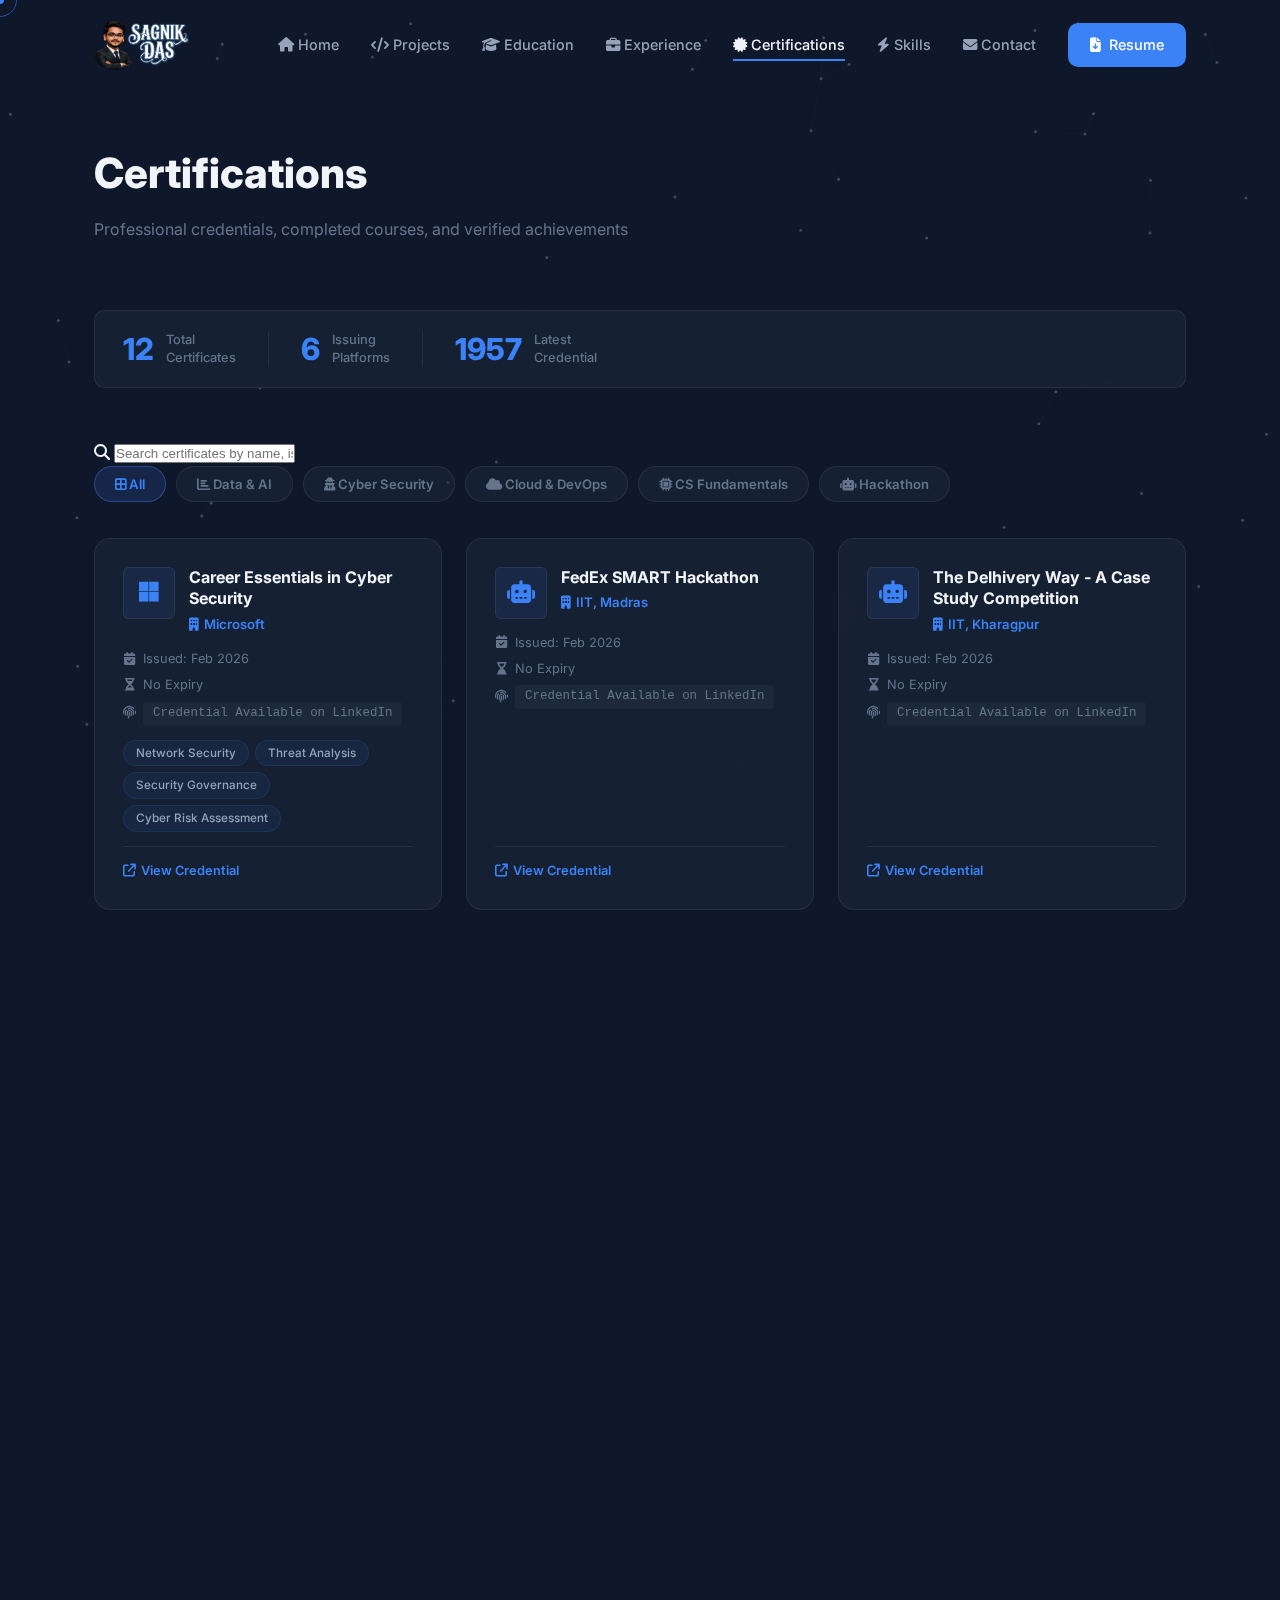
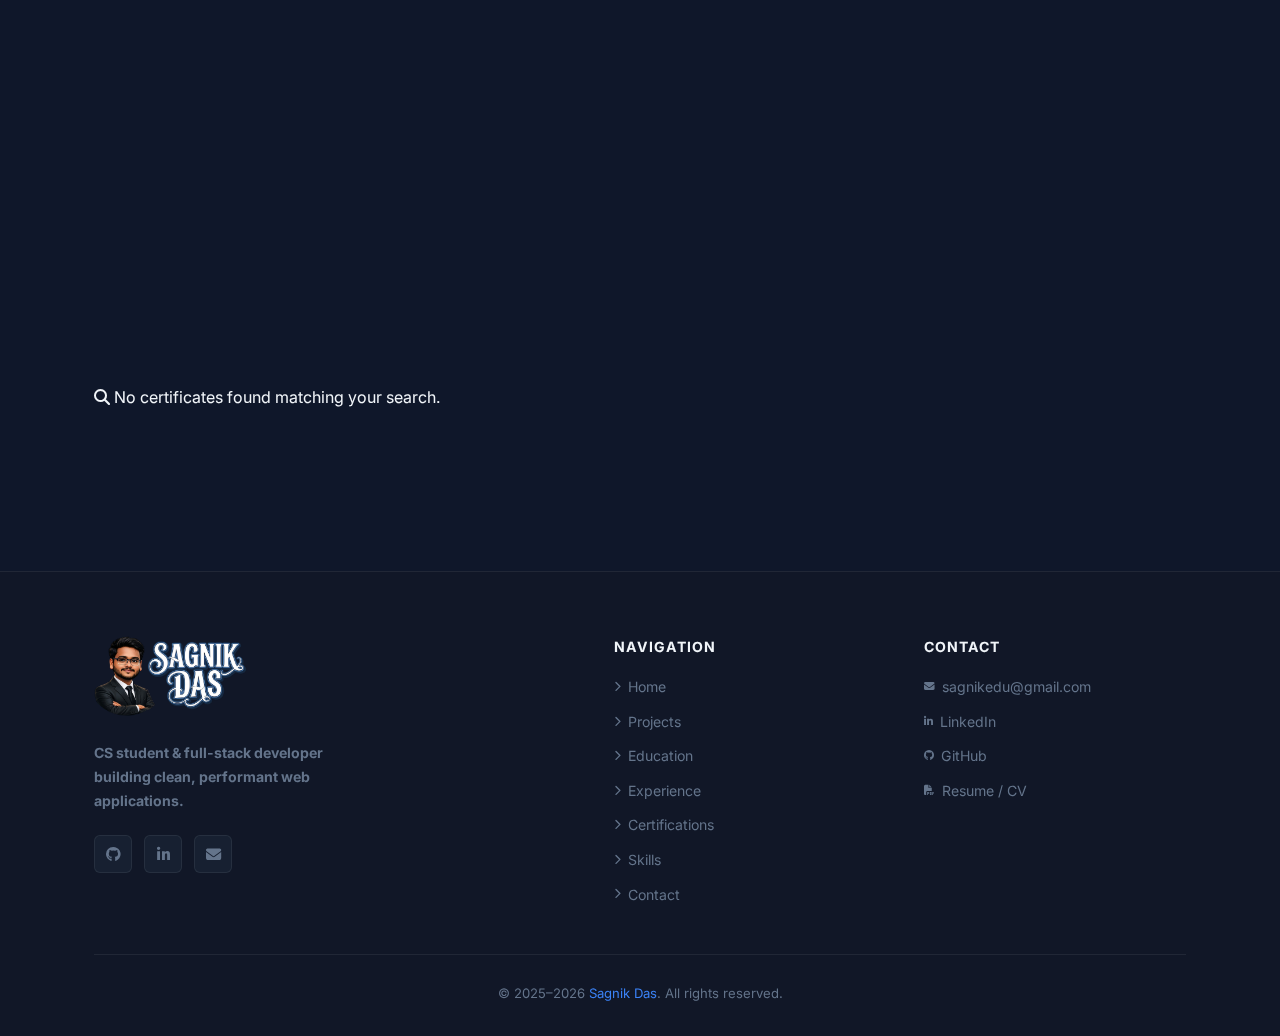
<file: certifications.html>
<!DOCTYPE html>
<html lang="en">

<head>
    <meta charset="UTF-8">
    <meta name="viewport" content="width=device-width, initial-scale=1.0">
    <meta name="description"
        content="Sagnik Das – Certifications. Professional certificates, online courses, and credentials.">
    <title>Certifications | Sagnik Das</title>
    <link rel="icon" type="image/png" href="assets/favicon.png">
    <link rel="stylesheet" href="css/style.css">
    <link rel="stylesheet" href="https://cdnjs.cloudflare.com/ajax/libs/font-awesome/6.5.0/css/all.min.css">
    <style>

    </style>
</head>

<body>

    <div class="cursor-dot"></div>
    <div class="cursor-ring"></div>
    <canvas id="particle-canvas"></canvas>
    <div class="nav-overlay"></div>

    <!-- Header -->
    <header class="header">
        <div class="container">
            <a href="index.html" class="logo">
                <img src="assets/logo.png" alt="Sagnik Das Logo">
            </a>
            <nav class="nav-links">
                <a href="index.html"><i class="fa-solid fa-house"></i> Home</a>
                <a href="projects.html"><i class="fa-solid fa-code"></i> Projects</a>
                <a href="education.html"><i class="fa-solid fa-graduation-cap"></i> Education</a>
                <a href="experience.html"><i class="fa-solid fa-briefcase"></i> Experience</a>
                <a href="certifications.html"><i class="fa-solid fa-certificate"></i> Certifications</a>
                <a href="skills.html"><i class="fa-solid fa-bolt"></i> Skills</a>
                <a href="contact.html"><i class="fa-solid fa-envelope"></i> Contact</a>
                <a href="assets/resume.pdf" target="_blank" rel="noopener" class="btn-resume">
                    <i class="fa-solid fa-file-arrow-down"></i> Resume
                </a>
            </nav>
            <button class="hamburger" aria-label="Toggle menu"><span></span><span></span><span></span></button>
        </div>
    </header>

    <!-- Page Header -->
    <section class="page-header">
        <div class="container">
            <h1>Certifications</h1>
            <p class="page-subtitle">Professional credentials, completed courses, and verified achievements</p>
        </div>
    </section>

    <section class="section" style="padding-top: 20px;">
        <div class="container">

            <!-- Stats Strip -->
            <div class="cert-stats fade-in">
                <div class="cs-item">
                    <div class="cs-num" id="stat-total-certs">0</div>
                    <div class="cs-label">Total<br>Certificates</div>
                </div>
                <div style="width:1px; background:var(--glass-border);"></div>
                <div class="cs-item">
                    <div class="cs-num" id="stat-platforms">0</div>
                    <div class="cs-label">Issuing<br>Platforms</div>
                </div>
                <div style="width:1px; background:var(--glass-border);"></div>
                <div class="cs-item">
                    <div class="cs-num" id="stat-latest-year">-</div>
                    <div class="cs-label">Latest<br>Credential</div>
                </div>
            </div>

            <!-- Search Bar -->
            <div class="cert-search-bar">
                <i class="fa-solid fa-magnifying-glass"></i>
                <input type="text" id="cert-search" placeholder="Search certificates by name, issuer, or skill..."
                    autocomplete="off">
            </div>

            <!-- Filter Bar -->
            <div class="cert-filter-bar">
                <button class="cert-filter-btn active" data-filter="all">
                    <i class="fa-solid fa-border-all"></i> All
                </button>
                <button class="cert-filter-btn" data-filter="data">
                    <i class="fa-solid fa-chart-bar"></i> Data &amp; AI
                </button>
                <button class="cert-filter-btn" data-filter="cyber">
                    <i class="fa-solid fa-user-secret"></i> Cyber Security
                </button>
                <button class="cert-filter-btn" data-filter="cloud">
                    <i class="fa-solid fa-cloud"></i> Cloud &amp; DevOps
                </button>
                <button class="cert-filter-btn" data-filter="cs">
                    <i class="fa-solid fa-microchip"></i> CS Fundamentals
                </button>
                <button class="cert-filter-btn" data-filter="hackathon">
                    <i class="fa-solid fa-robot"></i> Hackathon
                </button>
            </div>

            <!-- Cert Grid -->
            <div class="cert-grid" id="cert-grid">

                <!-- ── MS CYBER SEC ── -->
                <div class="cert-card fade-in" data-category="cyber">
                    <div class="cert-card-header">
                        <div class="cert-issuer-logo"><i class="fa-brands fa-microsoft"></i></div>
                        <div class="cert-card-header-text">
                            <h3>Career Essentials in Cyber Security</h3>
                            <span class="cert-issuer"><i class="fa-solid fa-building"></i> Microsoft</span>
                        </div>
                    </div>
                    <div class="cert-meta">
                        <span class="cert-meta-item"><i class="fa-solid fa-calendar-check"></i> Issued: Feb 2026</span>
                        <span class="cert-meta-item"><i class="fa-solid fa-hourglass-half"></i> No Expiry</span>
                        <span class="cert-meta-item"><i class="fa-solid fa-fingerprint"></i> <span
                                class="cert-id">Credential Available on LinkedIn</span></span>
                    </div>
                    <div class="cert-skills">
                        <span class="cert-skill-tag">Network Security</span>
                        <span class="cert-skill-tag">Threat Analysis</span>
                        <span class="cert-skill-tag">Security Governance</span>
                        <span class="cert-skill-tag">Cyber Risk Assessment</span>
                    </div>
                    <div class="cert-footer">
                        <a href="https://www.linkedin.com/learning/certificates/399420dbb0cb9d88b950e321021045fed9b2b97f09b6879fa6b17063e955527f"
                            target="_blank" class="cert-link"><i class="fa-solid fa-arrow-up-right-from-square"></i>
                            View Credential</a>
                    </div>
                </div>

                <!-- ── FedEx SMART Hackathon ── -->
                <div class="cert-card fade-in" data-category="hackathon">
                    <div class="cert-card-header">
                        <div class="cert-issuer-logo"><i class="fa-solid fa-robot"></i></div>
                        <div class="cert-card-header-text">
                            <h3>FedEx SMART Hackathon</h3>
                            <span class="cert-issuer"><i class="fa-solid fa-building"></i> IIT, Madras</span>
                        </div>
                    </div>
                    <div class="cert-meta">
                        <span class="cert-meta-item"><i class="fa-solid fa-calendar-check"></i> Issued: Feb 2026</span>
                        <span class="cert-meta-item"><i class="fa-solid fa-hourglass-end"></i> No Expiry</span>
                        <span class="cert-meta-item"><i class="fa-solid fa-fingerprint"></i> <span
                                class="cert-id">Credential Available on LinkedIn</span></span>
                    </div>
                    <div class="cert-footer">
                        <a href="https://unstop.com/certificate-preview/101779e4-a936-4314-9306-8e339e6b9755"
                            target="_blank" class="cert-link"><i class="fa-solid fa-arrow-up-right-from-square"></i>
                            View Credential</a>
                    </div>
                </div>

                <!-- ── The Delhivery Way ── -->
                <div class="cert-card fade-in" data-category="hackathon">
                    <div class="cert-card-header">
                        <div class="cert-issuer-logo"><i class="fa-solid fa-robot"></i></div>
                        <div class="cert-card-header-text">
                            <h3>The Delhivery Way - A Case Study Competition</h3>
                            <span class="cert-issuer"><i class="fa-solid fa-building"></i> IIT, Kharagpur</span>
                        </div>
                    </div>
                    <div class="cert-meta">
                        <span class="cert-meta-item"><i class="fa-solid fa-calendar-check"></i> Issued: Feb 2026</span>
                        <span class="cert-meta-item"><i class="fa-solid fa-hourglass-end"></i> No Expiry</span>
                        <span class="cert-meta-item"><i class="fa-solid fa-fingerprint"></i> <span
                                class="cert-id">Credential Available on LinkedIn</span></span>
                    </div>
                    <div class="cert-footer">
                        <a href="https://unstop.com/certificate-preview/cca45dc8-478e-469e-8b03-74db3928fdaf"
                            target="_blank" class="cert-link"><i class="fa-solid fa-arrow-up-right-from-square"></i>
                            View Credential</a>
                    </div>
                </div>

                <!-- ── Strat Quest ── -->
                <div class="cert-card fade-in" data-category="hackathon">
                    <div class="cert-card-header">
                        <div class="cert-issuer-logo"><i class="fa-solid fa-robot"></i></div>
                        <div class="cert-card-header-text">
                            <h3>Strat Quest</h3>
                            <span class="cert-issuer"><i class="fa-solid fa-building"></i> IIT, Kharagpur</span>
                        </div>
                    </div>
                    <div class="cert-meta">
                        <span class="cert-meta-item"><i class="fa-solid fa-calendar-check"></i> Issued: Jan 2026</span>
                        <span class="cert-meta-item"><i class="fa-solid fa-hourglass-end"></i> No Expiry</span>
                        <span class="cert-meta-item"><i class="fa-solid fa-fingerprint"></i> <span
                                class="cert-id">Credential Available on LinkedIn</span></span>
                    </div>
                    <div class="cert-footer">
                        <a href="https://unstop.com/certificate-preview/4e7850df-bd72-4b13-ad03-7f319d017fcb"
                            target="_blank" class="cert-link"><i class="fa-solid fa-arrow-up-right-from-square"></i>
                            View Credential</a>
                    </div>
                </div>

                <!-- ── Equity Research ── -->
                <div class="cert-card fade-in" data-category="hackathon">
                    <div class="cert-card-header">
                        <div class="cert-issuer-logo"><i class="fa-solid fa-robot"></i></div>
                        <div class="cert-card-header-text">
                            <h3>Equity Research Challenge 2025-26</h3>
                            <span class="cert-issuer"><i class="fa-solid fa-building"></i> IIT, Guwahati</span>
                        </div>
                    </div>
                    <div class="cert-meta">
                        <span class="cert-meta-item"><i class="fa-solid fa-calendar-check"></i> Issued: Jan 2026</span>
                        <span class="cert-meta-item"><i class="fa-solid fa-hourglass-end"></i> No Expiry</span>
                        <span class="cert-meta-item"><i class="fa-solid fa-fingerprint"></i> <span
                                class="cert-id">Credential Available on LinkedIn</span></span>
                    </div>
                    <div class="cert-footer">
                        <a href="https://unstop.com/certificate-preview/29e00b7a-2a43-48c4-bbd1-7ee981d4976b"
                            target="_blank" class="cert-link"><i class="fa-solid fa-arrow-up-right-from-square"></i>
                            View Credential</a>
                    </div>
                </div>

                <!-- ── Encode 2026 ── -->
                <div class="cert-card fade-in" data-category="hackathon">
                    <div class="cert-card-header">
                        <div class="cert-issuer-logo"><i class="fa-solid fa-robot"></i></div>
                        <div class="cert-card-header-text">
                            <h3>EnCode 2026: Code To Innovate</h3>
                            <span class="cert-issuer"><i class="fa-solid fa-building"></i> IIT, Guwahati</span>
                        </div>
                    </div>
                    <div class="cert-meta">
                        <span class="cert-meta-item"><i class="fa-solid fa-calendar-check"></i> Issued: Jan 2026</span>
                        <span class="cert-meta-item"><i class="fa-solid fa-hourglass-end"></i> No Expiry</span>
                        <span class="cert-meta-item"><i class="fa-solid fa-fingerprint"></i> <span
                                class="cert-id">Credential Available on LinkedIn</span></span>
                    </div>
                    <div class="cert-footer">
                        <a href="https://unstop.com/certificate-preview/2c5993e8-7f32-430a-8399-313199135f52"
                            target="_blank" class="cert-link"><i class="fa-solid fa-arrow-up-right-from-square"></i>
                            View Credential</a>
                    </div>
                </div>

                <!-- ── 24 hrs Hackathon ── -->
                <div class="cert-card fade-in" data-category="hackathon">
                    <div class="cert-card-header">
                        <div class="cert-issuer-logo"><i class="fa-solid fa-robot"></i></div>
                        <div class="cert-card-header-text">
                            <h3>24 hrs Hackathon of Byte Quest – AI Vibe Coding Challenge 2026</h3>
                            <span class="cert-issuer"><i class="fa-solid fa-building"></i> GeeksforGeeks</span>
                        </div>
                    </div>
                    <div class="cert-meta">
                        <span class="cert-meta-item"><i class="fa-solid fa-calendar-check"></i> Issued: Jan 2026</span>
                        <span class="cert-meta-item"><i class="fa-solid fa-hourglass-end"></i> No Expiry</span>
                        <span class="cert-meta-item"><i class="fa-solid fa-fingerprint"></i> <span
                                class="cert-id">Credential Available on LinkedIn</span></span>
                    </div>
                    <div class="cert-footer">
                        <a href="https://unstop.com/certificate-preview/3932c4e6-33fb-4839-be6b-d48eb8ca212a"
                            target="_blank" class="cert-link"><i class="fa-solid fa-arrow-up-right-from-square"></i>
                            View Credential</a>
                    </div>
                </div>

                <!-- ── MS DATA ANALYSIS ── -->
                <div class="cert-card fade-in" data-category="data">
                    <div class="cert-card-header">
                        <div class="cert-issuer-logo"><i class="fa-brands fa-microsoft"></i></div>
                        <div class="cert-card-header-text">
                            <h3>Career Essentials in Data Analysis</h3>
                            <span class="cert-issuer"><i class="fa-solid fa-building"></i> Microsoft</span>
                        </div>
                    </div>
                    <div class="cert-meta">
                        <span class="cert-meta-item"><i class="fa-solid fa-calendar-check"></i> Issued: Nov 2025</span>
                        <span class="cert-meta-item"><i class="fa-solid fa-hourglass-half"></i> No Expiry</span>
                        <span class="cert-meta-item"><i class="fa-solid fa-fingerprint"></i> <span
                                class="cert-id">Credential Available on LinkedIn</span></span>
                    </div>
                    <div class="cert-skills">
                        <span class="cert-skill-tag">Data Analysis</span>
                        <span class="cert-skill-tag">Excel</span>
                        <span class="cert-skill-tag">Data Cleaning</span>
                        <span class="cert-skill-tag">Data Visualization</span>
                    </div>
                    <div class="cert-footer">
                        <a href="https://www.linkedin.com/learning/certificates/496b31dc624c6bc9ad28291e378c1724050e89ffba4fe778123c7e6fe0558fc3"
                            target="_blank" class="cert-link"><i class="fa-solid fa-arrow-up-right-from-square"></i>
                            View Credential</a>
                    </div>
                </div>

                <!-- ── MS GEN AI ── -->
                <div class="cert-card fade-in" data-category="data">
                    <div class="cert-card-header">
                        <div class="cert-issuer-logo"><i class="fa-brands fa-microsoft"></i></div>
                        <div class="cert-card-header-text">
                            <h3>Career Essentials in Generative AI</h3>
                            <span class="cert-issuer"><i class="fa-solid fa-building"></i> Microsoft</span>
                        </div>
                    </div>
                    <div class="cert-meta">
                        <span class="cert-meta-item"><i class="fa-solid fa-calendar-check"></i> Issued: Oct 2025</span>
                        <span class="cert-meta-item"><i class="fa-solid fa-hourglass-half"></i> No Expiry</span>
                        <span class="cert-meta-item"><i class="fa-solid fa-fingerprint"></i> <span
                                class="cert-id">Credential Available on LinkedIn</span></span>
                    </div>
                    <div class="cert-skills">
                        <span class="cert-skill-tag">Generative AI</span>
                        <span class="cert-skill-tag">Responsible AI</span>
                        <span class="cert-skill-tag">Prompt Engineering</span>
                        <span class="cert-skill-tag">AI Ethics</span>
                    </div>
                    <div class="cert-footer">
                        <a href="https://www.linkedin.com/learning/certificates/d60c79be87306209ff02c529c527add2fd3feb48d33f1950fb774934ff4db8c1"
                            target="_blank" class="cert-link"><i class="fa-solid fa-arrow-up-right-from-square"></i>
                            View Credential</a>
                    </div>
                </div>

                <!-- ── NDE ── -->
                <div class="cert-card fade-in" data-category="cyber">
                    <div class="cert-card-header">
                        <div class="cert-issuer-logo"><i class="fa-solid fa-user-secret"></i></div>
                        <div class="cert-card-header-text">
                            <h3>Network Defense Essentials (NDE)</h3>
                            <span class="cert-issuer"><i class="fa-solid fa-building"></i> EC - Council</span>
                        </div>
                    </div>
                    <div class="cert-meta">
                        <span class="cert-meta-item"><i class="fa-solid fa-calendar-check"></i> Issued: May 2024</span>
                        <span class="cert-meta-item"><i class="fa-solid fa-hourglass-end"></i> No Expiry</span>
                        <span class="cert-meta-item"><i class="fa-solid fa-fingerprint"></i> <span
                                class="cert-id">CERT-328474</span></span>
                    </div>
                    <div class="cert-skills">
                        <span class="cert-skill-tag">Network Defense</span>
                        <span class="cert-skill-tag">IDS/IPS</span>
                        <span class="cert-skill-tag">Security Operations</span>
                        <span class="cert-skill-tag">Threat Mitigation</span>
                    </div>
                    <div class="cert-footer">
                        <a href="https://learn.eccouncil.org/certificate/3eda53c3-a67f-420f-89c4-c0465e5b0164"
                            target="_blank" class="cert-link"><i class="fa-solid fa-arrow-up-right-from-square"></i>
                            View Credential</a>
                    </div>
                </div>

                <!-- ── EHE ── -->
                <div class="cert-card fade-in" data-category="cyber">
                    <div class="cert-card-header">
                        <div class="cert-issuer-logo"><i class="fa-solid fa-user-secret"></i></div>
                        <div class="cert-card-header-text">
                            <h3>Ethical Hacking Essentials (EHE)</h3>
                            <span class="cert-issuer"><i class="fa-solid fa-building"></i> EC - Council</span>
                        </div>
                    </div>
                    <div class="cert-meta">
                        <span class="cert-meta-item"><i class="fa-solid fa-calendar-check"></i> Issued: May 2024</span>
                        <span class="cert-meta-item"><i class="fa-solid fa-hourglass-end"></i> No Expiry</span>
                        <span class="cert-meta-item"><i class="fa-solid fa-fingerprint"></i> <span
                                class="cert-id">CERT-328771</span></span>
                    </div>
                    <div class="cert-skills">
                        <span class="cert-skill-tag">Reconnaissance</span>
                        <span class="cert-skill-tag">Exploitation Techniques</span>
                        <span class="cert-skill-tag">Web Application Attacks</span>
                        <span class="cert-skill-tag">Security Testing</span>
                    </div>
                    <div class="cert-footer">
                        <a href="https://learn.eccouncil.org/certificate/3f1649eb-9b68-44c6-bb2b-fdb5f4f966b2"
                            target="_blank" class="cert-link"><i class="fa-solid fa-arrow-up-right-from-square"></i>
                            View Credential</a>
                    </div>
                </div>

                <!-- ── DFE ── -->
                <div class="cert-card fade-in" data-category="cyber">
                    <div class="cert-card-header">
                        <div class="cert-issuer-logo"><i class="fa-solid fa-user-secret"></i></div>
                        <div class="cert-card-header-text">
                            <h3>Digital Forensics Essentials (DFE)</h3>
                            <span class="cert-issuer"><i class="fa-solid fa-building"></i> EC - Council</span>
                        </div>
                    </div>
                    <div class="cert-meta">
                        <span class="cert-meta-item"><i class="fa-solid fa-calendar-check"></i> Issued: May 2024</span>
                        <span class="cert-meta-item"><i class="fa-solid fa-hourglass-end"></i> No Expiry</span>
                        <span class="cert-meta-item"><i class="fa-solid fa-fingerprint"></i> <span
                                class="cert-id">CERT-328774</span></span>
                    </div>
                    <div class="cert-skills">
                        <span class="cert-skill-tag">Log Analysis</span>
                        <span class="cert-skill-tag">Malware Analysis Basics</span>
                        <span class="cert-skill-tag">Chain of Custody</span>
                        <span class="cert-skill-tag">Disk & Memory Forensics</span>
                    </div>
                    <div class="cert-footer">
                        <a href="https://learn.eccouncil.org/certificate/68cea853-2b88-44d1-a982-5669f5577704"
                            target="_blank" class="cert-link"><i class="fa-solid fa-arrow-up-right-from-square"></i>
                            View Credential</a>
                    </div>
                </div>

                <!-- No results message -->
                <div class="cert-no-results" id="cert-no-results">
                    <i class="fa-solid fa-magnifying-glass"></i>
                    No certificates found matching your search.
                </div>

            </div><!-- /cert-grid -->
        </div>
    </section>

    <!-- Footer -->
    <footer class="footer">
        <div class="container">
            <div class="footer-grid">
                <div class="footer-brand">
                    <a href="index.html" class="footer-logo">
                        <img src="assets/logo.png" alt="Sagnik Das Logo">
                    </a>
                    <br>
                    <p><b>CS student &amp; full-stack developer building clean, performant web applications.</p></b>
                    <div class="footer-socials">
                        <a href="https://github.com/sagnikdas" target="_blank" class="footer-social-link"><i
                                class="fa-brands fa-github"></i></a>
                        <a href="https://linkedin.com/in/sagnikdas" target="_blank" class="footer-social-link"><i
                                class="fa-brands fa-linkedin-in"></i></a>
                        <a href="mailto:sagnik@example.com" class="footer-social-link"><i
                                class="fa-solid fa-envelope"></i></a>
                    </div>
                </div>
                <div class="footer-col">
                    <h5>Navigation</h5>
                    <ul>
                        <li><a href="index.html"><i class="fa-solid fa-chevron-right fa-xs"></i> Home</a></li>
                        <li><a href="projects.html"><i class="fa-solid fa-chevron-right fa-xs"></i> Projects</a></li>
                        <li><a href="education.html"><i class="fa-solid fa-chevron-right fa-xs"></i> Education</a></li>
                        <li><a href="experience.html"><i class="fa-solid fa-chevron-right fa-xs"></i> Experience</a>
                        </li>
                        <li><a href="certifications.html"><i class="fa-solid fa-chevron-right fa-xs"></i>
                                Certifications</a></li>
                        <li><a href="skills.html"><i class="fa-solid fa-chevron-right fa-xs"></i> Skills</a></li>
                        <li><a href="contact.html"><i class="fa-solid fa-chevron-right fa-xs"></i> Contact</a></li>
                    </ul>
                </div>
                <div class="footer-col">
                    <h5>Contact</h5>
                    <ul>
                        <li><a href="mailto:sagnikedu@gmail.com"><i class="fa-solid fa-envelope fa-xs"></i>
                                sagnikedu@gmail.com</a>
                        </li>
                        <li><a href="https://linkedin.com/in/dsagnik" target="_blank"><i
                                    class="fa-brands fa-linkedin-in fa-xs"></i>
                                LinkedIn</a></li>
                        <li><a href="https://github.com/dsagnik" target="_blank"><i
                                    class="fa-brands fa-github fa-xs"></i>
                                GitHub</a></li>
                        <li><a href="assets/resume.pdf" target="_blank"><i class="fa-solid fa-file-pdf fa-xs"></i>
                                Resume / CV</a>
                        </li>
                    </ul>
                </div>
            </div>
            <div class="footer-bottom">
                <p>&copy; <span id="year-range"></span> <a href="index.html">Sagnik Das</a>. All rights reserved.</p>
            </div>
        </div>
    </footer>

    <script src="js/background.js"></script>
    <script src="js/main.js"></script>
</body>

</html>
</file>
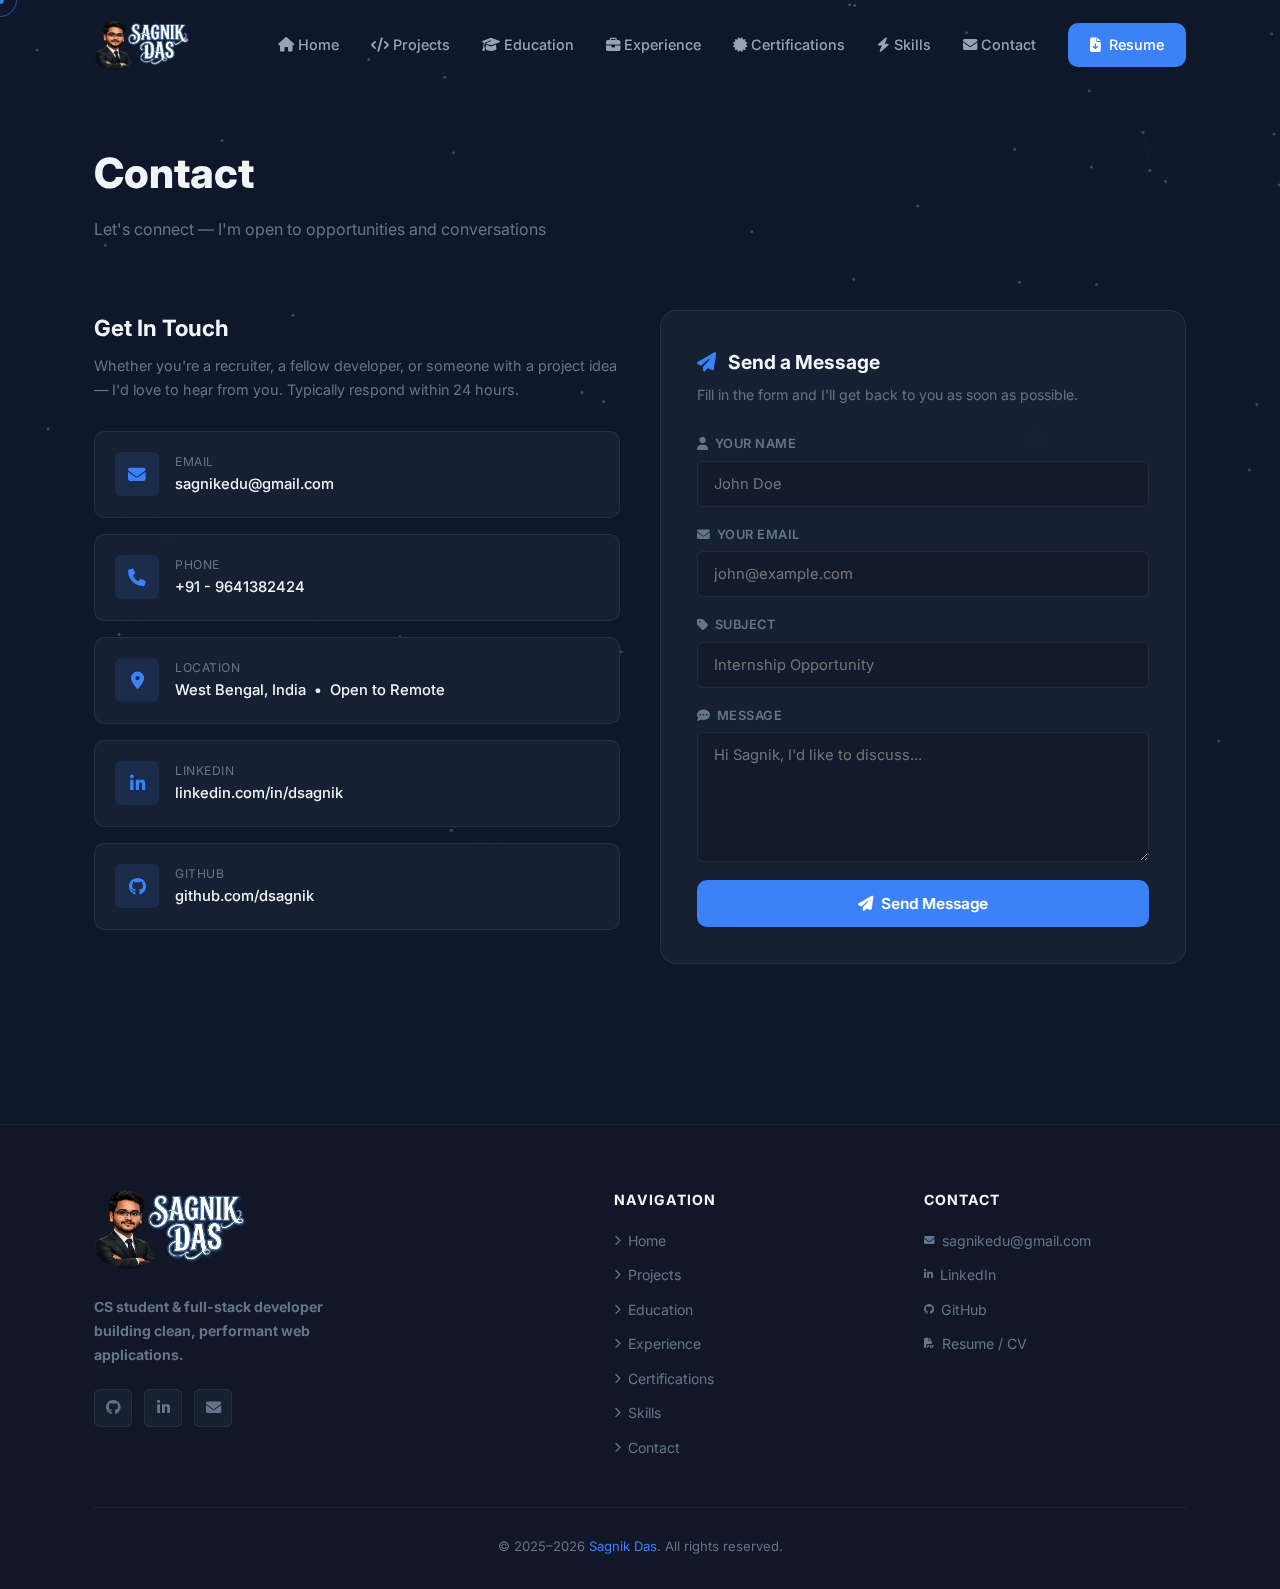
<file: contact.html>
<!DOCTYPE html>
<html lang="en">

<head>
    <meta charset="UTF-8">
    <meta name="viewport" content="width=device-width, initial-scale=1.0">
    <meta name="description" content="Sagnik Das – Contact. Get in touch via email, LinkedIn, or GitHub.">
    <title>Contact | Sagnik Das</title>
    <link rel="icon" type="image/png" href="assets/favicon.png">
    <link rel="stylesheet" href="css/style.css">
    <link rel="stylesheet" href="https://cdnjs.cloudflare.com/ajax/libs/font-awesome/6.5.0/css/all.min.css">
</head>

<body>

    <div class="cursor-dot"></div>
    <div class="cursor-ring"></div>
    <canvas id="particle-canvas"></canvas>
    <div class="nav-overlay"></div>

    <header class="header">
        <div class="container">
            <a href="index" class="logo">
                <img src="assets/logo.png" alt="Sagnik Das Logo">
            </a>
            <nav class="nav-links">
                <a href="index"><i class="fa-solid fa-house"></i> Home</a>
                <a href="projects"><i class="fa-solid fa-code"></i> Projects</a>
                <a href="education"><i class="fa-solid fa-graduation-cap"></i> Education</a>
                <a href="experience"><i class="fa-solid fa-briefcase"></i> Experience</a>
                <a href="certifications"><i class="fa-solid fa-certificate"></i> Certifications</a>
                <a href="skills"><i class="fa-solid fa-bolt"></i> Skills</a>
                <a href="contact"><i class="fa-solid fa-envelope"></i> Contact</a>
                <a href="assets/resume.pdf" target="_blank" rel="noopener" class="btn-resume">
                    <i class="fa-solid fa-file-arrow-down"></i> Resume
                </a>
            </nav>
            <button class="hamburger" aria-label="Toggle menu"><span></span><span></span><span></span></button>
        </div>
    </header>

    <section class="page-header">
        <div class="container">
            <h1>Contact</h1>
            <p class="page-subtitle">Let's connect — I'm open to opportunities and conversations</p>
        </div>
    </section>

    <section class="section" style="padding-top: 20px;">
        <div class="container">
            <div class="contact-grid">

                <!-- Left: Info Cards -->
                <div>
                    <h2 style="font-size:1.4rem; font-weight:700; margin-bottom:8px;">Get In Touch</h2>
                    <p style="color:var(--text-muted); font-size:0.9rem; margin-bottom:28px; line-height:1.7;">
                        Whether you're a recruiter, a fellow developer, or someone with a project idea — I'd love to
                        hear from you.
                        Typically respond within 24 hours.
                    </p>
                    <div class="contact-info-list fade-in">
                        <div class="contact-info-item">
                            <div class="ci-icon"><i class="fa-solid fa-envelope"></i></div>
                            <div>
                                <p class="info-label">Email</p>
                                <p class="info-value"><a href="mailto:sagnik@example.com">sagnikedu@gmail.com</a></p>
                            </div>
                        </div>
                        <div class="contact-info-item">
                            <div class="ci-icon"><i class="fa-solid fa-phone"></i></div>
                            <div>
                                <p class="info-label">Phone</p>
                                <p class="info-value">+91 - 9641382424</p>
                            </div>
                        </div>
                        <div class="contact-info-item">
                            <div class="ci-icon"><i class="fa-solid fa-location-dot"></i></div>
                            <div>
                                <p class="info-label">Location</p>
                                <p class="info-value">West Bengal, India &nbsp;&bull;&nbsp; Open to Remote</p>
                            </div>
                        </div>
                        <div class="contact-info-item">
                            <div class="ci-icon"><i class="fa-brands fa-linkedin-in"></i></div>
                            <div>
                                <p class="info-label">LinkedIn</p>
                                <p class="info-value"><a href="https://linkedin.com/in/sagnikdas" target="_blank"
                                        rel="noopener">linkedin.com/in/dsagnik</a></p>
                            </div>
                        </div>
                        <div class="contact-info-item">
                            <div class="ci-icon"><i class="fa-brands fa-github"></i></div>
                            <div>
                                <p class="info-label">GitHub</p>
                                <p class="info-value"><a href="https://github.com/sagnikdas" target="_blank"
                                        rel="noopener">github.com/dsagnik</a></p>
                            </div>
                        </div>
                    </div>
                </div>

                <!-- Right: Form Card -->
                <div class="contact-form-card fade-in">
                    <h3><i class="fa-solid fa-paper-plane" style="color:var(--accent); margin-right:8px;"></i> Send a
                        Message</h3>
                    <p>Fill in the form and I'll get back to you as soon as possible.</p>

                    <form class="contact-form" onsubmit="return handleContactForm(event);">
                        <div class="form-group">
                            <label for="name"><i class="fa-solid fa-user"></i> Your Name</label>
                            <input type="text" id="name" name="name" placeholder="John Doe" required>
                        </div>
                        <div class="form-group">
                            <label for="email"><i class="fa-solid fa-envelope"></i> Your Email</label>
                            <input type="email" id="email" name="email" placeholder="john@example.com" required>
                        </div>
                        <div class="form-group">
                            <label for="subject"><i class="fa-solid fa-tag"></i> Subject</label>
                            <input type="text" id="subject" name="subject" placeholder="Internship Opportunity">
                        </div>
                        <div class="form-group">
                            <label for="message"><i class="fa-solid fa-comment-dots"></i> Message</label>
                            <textarea id="message" name="message" placeholder="Hi Sagnik, I'd like to discuss..."
                                required></textarea>
                        </div>
                        <button type="submit" class="btn-primary" style="width:100%; justify-content:center;">
                            <i class="fa-solid fa-paper-plane"></i> Send Message
                        </button>
                    </form>
                </div>

            </div>
        </div>
    </section>

    <footer class="footer">
        <div class="container">
            <div class="footer-grid">
                <div class="footer-brand">
                    <a href="index" class="footer-logo">
                        <img src="assets/logo.png" alt="Sagnik Das Logo">
                    </a>
                    <br>
                    <p><b>CS student &amp; full-stack developer building clean, performant web applications.</p></b>
                    <div class="footer-socials">
                        <a href="https://github.com/dsagnik" target="_blank" class="footer-social-link"><i
                                class="fa-brands fa-github"></i></a>
                        <a href="https://linkedin.com/in/dsagnik" target="_blank" class="footer-social-link"><i
                                class="fa-brands fa-linkedin-in"></i></a>
                        <a href="mailto:sagnikedu@gmail.com" class="footer-social-link"><i
                                class="fa-solid fa-envelope"></i></a>
                    </div>
                </div>
                <div class="footer-col">
                    <h5>Navigation</h5>
                    <ul>
                        <li><a href="index"><i class="fa-solid fa-chevron-right fa-xs"></i> Home</a></li>
                        <li><a href="projects"><i class="fa-solid fa-chevron-right fa-xs"></i> Projects</a></li>
                        <li><a href="education"><i class="fa-solid fa-chevron-right fa-xs"></i> Education</a></li>
                        <li><a href="experience"><i class="fa-solid fa-chevron-right fa-xs"></i> Experience</a>
                        </li>
                        <li><a href="certifications"><i class="fa-solid fa-chevron-right fa-xs"></i>
                                Certifications</a></li>
                        <li><a href="skills"><i class="fa-solid fa-chevron-right fa-xs"></i> Skills</a></li>
                        <li><a href="contact"><i class="fa-solid fa-chevron-right fa-xs"></i> Contact</a></li>
                    </ul>
                </div>
                <div class="footer-col">
                    <h5>Contact</h5>
                    <ul>
                        <li><a href="mailto:sagnikedu@gmail.com"><i class="fa-solid fa-envelope fa-xs"></i>
                                sagnikedu@gmail.com</a>
                        </li>
                        <li><a href="https://linkedin.com/in/dsagnik" target="_blank"><i
                                    class="fa-brands fa-linkedin-in fa-xs"></i>
                                LinkedIn</a></li>
                        <li><a href="https://github.com/dsagnik" target="_blank"><i
                                    class="fa-brands fa-github fa-xs"></i>
                                GitHub</a></li>
                        <li><a href="assets/resume.pdf" target="_blank"><i class="fa-solid fa-file-pdf fa-xs"></i>
                                Resume / CV</a>
                        </li>
                    </ul>
                </div>
            </div>
            <div class="footer-bottom">
                <p>&copy; <span id="year-range"></span> <a href="index">Sagnik Das</a>. All rights reserved.</p>
            </div>
        </div>
    </footer>

    <script src="js/background.js"></script>
    <script src="js/main.js"></script>
    <script>
        function handleContactForm(e) {
            e.preventDefault();
            const name = document.getElementById('name').value;
            const email = document.getElementById('email').value;
            const subject = document.getElementById('subject').value || 'Contact from Portfolio';
            const message = document.getElementById('message').value;
            const body = `Name: ${name}%0AEmail: ${email}%0A%0A${encodeURIComponent(message)}`;
            window.open(`mailto:sagnik@example.com?subject=${encodeURIComponent(subject)}&body=${body}`, '_self');
            return false;
        }
    </script>
</body>

</html>
</file>
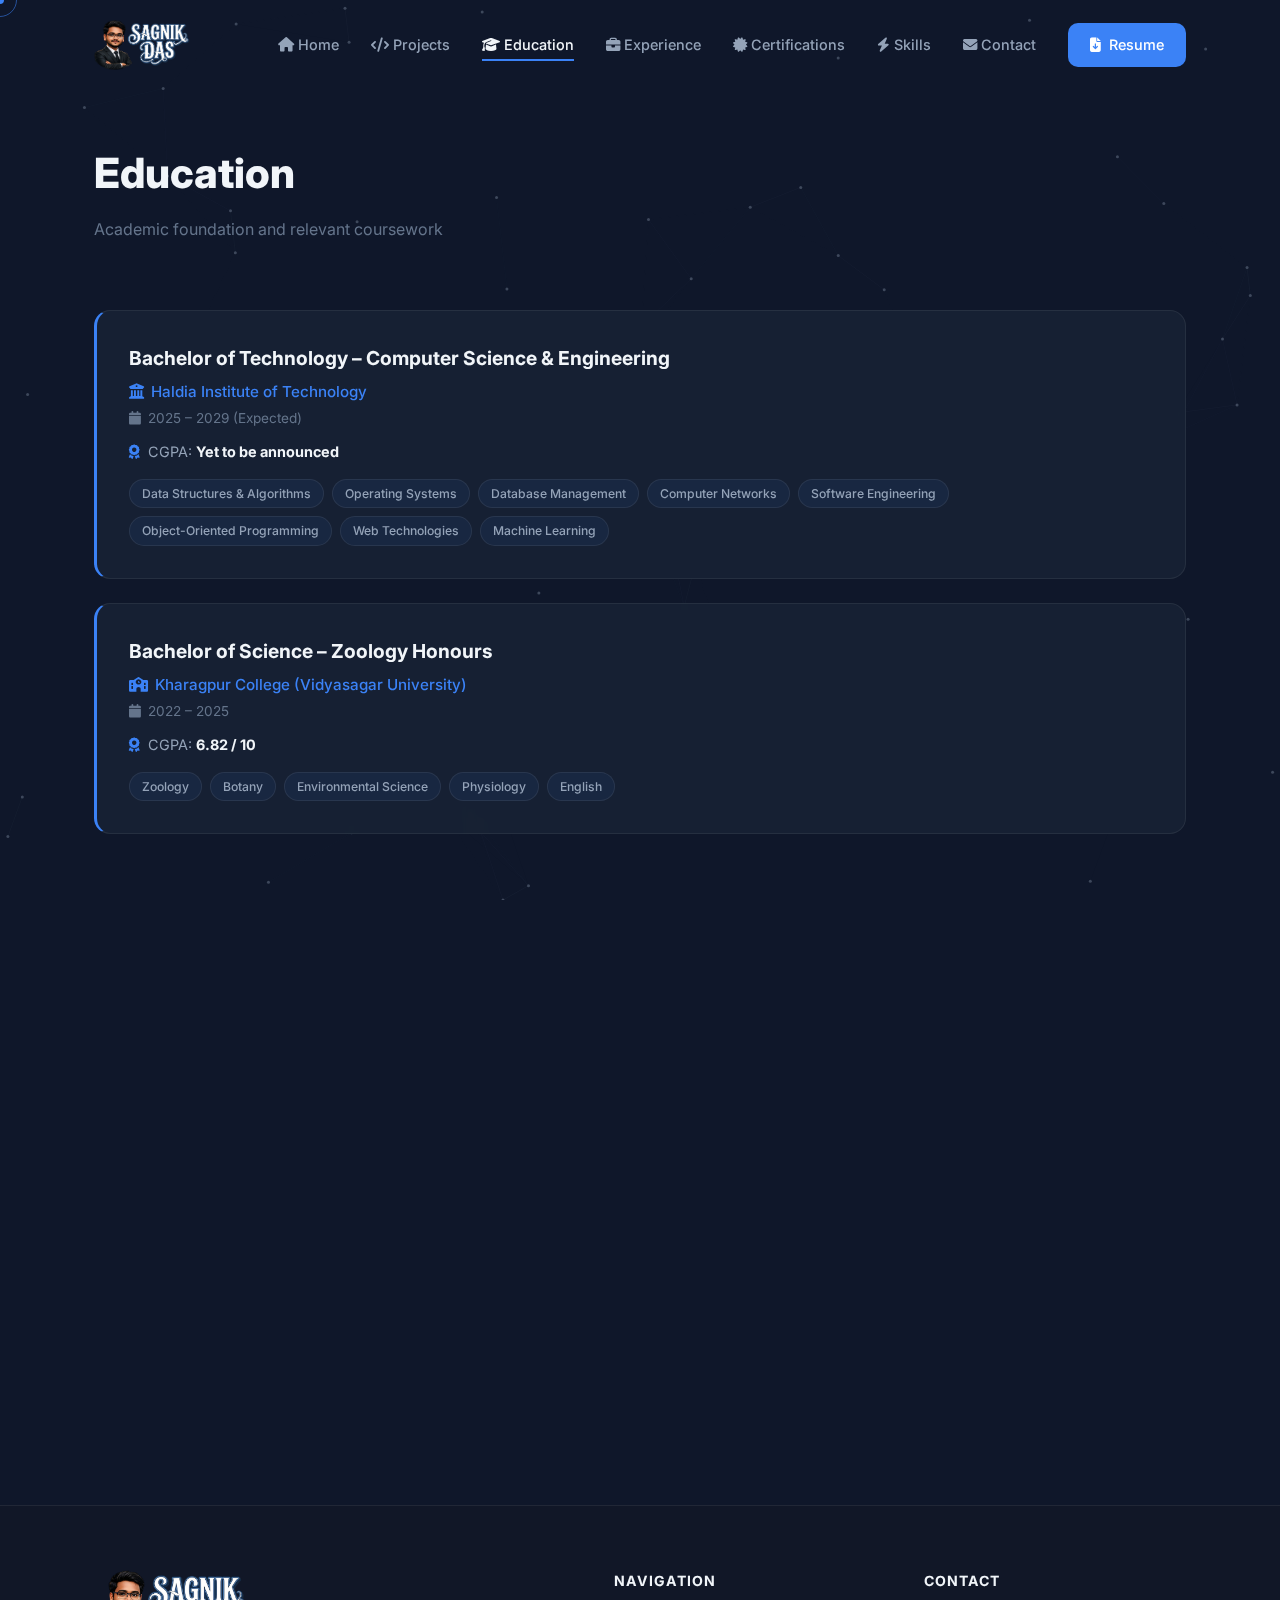
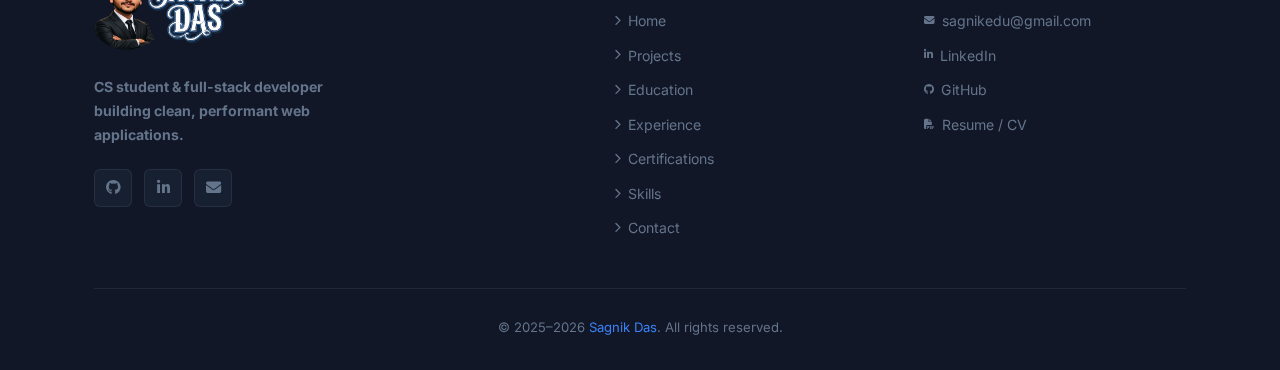
<file: education.html>
<!DOCTYPE html>
<html lang="en">

<head>
    <meta charset="UTF-8">
    <meta name="viewport" content="width=device-width, initial-scale=1.0">
    <meta name="description" content="Sagnik Das – Education. Academic background, degrees, and relevant coursework.">
    <title>Education | Sagnik Das</title>
    <link rel="icon" type="image/png" href="assets/favicon.png">
    <link rel="stylesheet" href="css/style.css">
    <link rel="stylesheet" href="https://cdnjs.cloudflare.com/ajax/libs/font-awesome/6.5.0/css/all.min.css">
</head>

<body>

    <div class="cursor-dot"></div>
    <div class="cursor-ring"></div>
    <canvas id="particle-canvas"></canvas>
    <div class="nav-overlay"></div>

    <header class="header">
        <div class="container">
            <a href="index.html" class="logo">
                <img src="assets/logo.png" alt="Sagnik Das Logo">
            </a>
            <nav class="nav-links">
                <a href="index.html"><i class="fa-solid fa-house"></i> Home</a>
                <a href="projects.html"><i class="fa-solid fa-code"></i> Projects</a>
                <a href="education.html"><i class="fa-solid fa-graduation-cap"></i> Education</a>
                <a href="experience.html"><i class="fa-solid fa-briefcase"></i> Experience</a>
                <a href="certifications.html"><i class="fa-solid fa-certificate"></i> Certifications</a>
                <a href="skills.html"><i class="fa-solid fa-bolt"></i> Skills</a>
                <a href="contact.html"><i class="fa-solid fa-envelope"></i> Contact</a>
                <a href="assets/resume.pdf" target="_blank" rel="noopener" class="btn-resume">
                    <i class="fa-solid fa-file-arrow-down"></i> Resume
                </a>
            </nav>
            <button class="hamburger" aria-label="Toggle menu"><span></span><span></span><span></span></button>
        </div>
    </header>

    <section class="page-header">
        <div class="container">
            <h1>Education</h1>
            <p class="page-subtitle">Academic foundation and relevant coursework</p>
        </div>
    </section>

    <section class="section" style="padding-top: 20px;">
        <div class="container">
            <div class="education-list">

                <div class="education-card fade-in">
                    <h3>Bachelor of Technology – Computer Science &amp; Engineering</h3>
                    <p class="institution"><i class="fa-solid fa-building-columns"></i> Haldia Institute of Technology
                    </p>
                    <p class="year"><i class="fa-solid fa-calendar"></i> 2025 – 2029 (Expected)</p>
                    <p class="cgpa"><i class="fa-solid fa-award" style="color:var(--accent);"></i> &nbsp;CGPA:
                        <strong>Yet to be announced</strong>
                    </p>
                    <div class="coursework">
                        <span class="coursework-tag">Data Structures &amp; Algorithms</span>
                        <span class="coursework-tag">Operating Systems</span>
                        <span class="coursework-tag">Database Management</span>
                        <span class="coursework-tag">Computer Networks</span>
                        <span class="coursework-tag">Software Engineering</span>
                        <span class="coursework-tag">Object-Oriented Programming</span>
                        <span class="coursework-tag">Web Technologies</span>
                        <span class="coursework-tag">Machine Learning</span>
                    </div>
                </div>

                <div class="education-card fade-in">
                    <h3>Bachelor of Science – Zoology Honours</h3>
                    <p class="institution"><i class="fa-solid fa-school"></i> Kharagpur College (Vidyasagar University)
                    </p>
                    <p class="year"><i class="fa-solid fa-calendar"></i> 2022 – 2025</p>
                    <p class="cgpa"><i class="fa-solid fa-award" style="color:var(--accent);"></i> &nbsp;CGPA:
                        <strong>6.82 / 10</strong>
                    </p>
                    <div class="coursework">
                        <span class="coursework-tag">Zoology</span>
                        <span class="coursework-tag">Botany</span>
                        <span class="coursework-tag">Environmental Science</span>
                        <span class="coursework-tag">Physiology</span>
                        <span class="coursework-tag">English</span>
                    </div>
                </div>

                <div class="education-card fade-in">
                    <h3>Higher Secondary (Class XII) – Science Stream</h3>
                    <p class="institution"><i class="fa-solid fa-school"></i> Kharagpur Silver Jubilee High School (HS)
                    </p>
                    <p class="year"><i class="fa-solid fa-calendar"></i> 2020 – 2022</p>
                    <p class="cgpa"><i class="fa-solid fa-award" style="color:var(--accent);"></i> &nbsp;Percentage:
                        <strong>93.4%</strong>
                    </p>
                    <div class="coursework">
                        <span class="coursework-tag">Bengali</span>
                        <span class="coursework-tag">English</span>
                        <span class="coursework-tag">Physics</span>
                        <span class="coursework-tag">Chemistry</span>
                        <span class="coursework-tag">Biology</span>
                        <span class="coursework-tag">Mathematics</span>
                    </div>
                </div>

                <div class="education-card fade-in">
                    <h3>Secondary (Class X)</h3>
                    <p class="institution"><i class="fa-solid fa-school"></i> Kharagpur Silver Jubilee High School (HS)
                    </p>
                    <p class="year"><i class="fa-solid fa-calendar"></i> 2020</p>
                    <p class="cgpa"><i class="fa-solid fa-award" style="color:var(--accent);"></i> &nbsp;Percentage:
                        <strong>94%</strong>
                    </p>
                    <div class="coursework">
                        <span class="coursework-tag">Bengali</span>
                        <span class="coursework-tag">English</span>
                        <span class="coursework-tag">Mathematics</span>
                        <span class="coursework-tag">Physical Science</span>
                        <span class="coursework-tag">Life Science</span>
                        <span class="coursework-tag">Geography</span>
                        <span class="coursework-tag">History</span>
                    </div>
                </div>

            </div>
        </div>
    </section>

    <footer class="footer">
        <div class="container">
            <div class="footer-grid">
                <div class="footer-brand">
                    <a href="index.html" class="footer-logo">
                        <img src="assets/logo.png" alt="Sagnik Das Logo">
                    </a>
                    <br>
                    <p><b>CS student &amp; full-stack developer building clean, performant web applications.</p></b>
                    <div class="footer-socials">
                        <a href="https://github.com/dsagnik" target="_blank" class="footer-social-link"><i
                                class="fa-brands fa-github"></i></a>
                        <a href="https://linkedin.com/in/dsagnik" target="_blank" class="footer-social-link"><i
                                class="fa-brands fa-linkedin-in"></i></a>
                        <a href="mailto:sagnikedu@gmail.com" class="footer-social-link"><i
                                class="fa-solid fa-envelope"></i></a>
                    </div>
                </div>
                <div class="footer-col">
                    <h5>Navigation</h5>
                    <ul>
                        <li><a href="index.html"><i class="fa-solid fa-chevron-right fa-xs"></i> Home</a></li>
                        <li><a href="projects.html"><i class="fa-solid fa-chevron-right fa-xs"></i> Projects</a></li>
                        <li><a href="education.html"><i class="fa-solid fa-chevron-right fa-xs"></i> Education</a></li>
                        <li><a href="experience.html"><i class="fa-solid fa-chevron-right fa-xs"></i> Experience</a>
                        </li>
                        <li><a href="certifications.html"><i class="fa-solid fa-chevron-right fa-xs"></i>
                                Certifications</a></li>
                        <li><a href="skills.html"><i class="fa-solid fa-chevron-right fa-xs"></i> Skills</a></li>
                        <li><a href="contact.html"><i class="fa-solid fa-chevron-right fa-xs"></i> Contact</a></li>
                    </ul>
                </div>
                <div class="footer-col">
                    <h5>Contact</h5>
                    <ul>
                        <li><a href="mailto:sagnikedu@gmail.com"><i class="fa-solid fa-envelope fa-xs"></i>
                                sagnikedu@gmail.com</a>
                        </li>
                        <li><a href="https://linkedin.com/in/dsagnik" target="_blank"><i
                                    class="fa-brands fa-linkedin-in fa-xs"></i>
                                LinkedIn</a></li>
                        <li><a href="https://github.com/dsagnik" target="_blank"><i
                                    class="fa-brands fa-github fa-xs"></i>
                                GitHub</a></li>
                        <li><a href="assets/resume.pdf" target="_blank"><i class="fa-solid fa-file-pdf fa-xs"></i>
                                Resume / CV</a>
                        </li>
                    </ul>
                </div>
            </div>
            <div class="footer-bottom">
                <p>&copy; <span id="year-range"></span> <a href="index.html">Sagnik Das</a>. All rights reserved.</p>
            </div>
        </div>
    </footer>

    <script src="js/background.js"></script>
    <script src="js/main.js"></script>
</body>

</html>
</file>
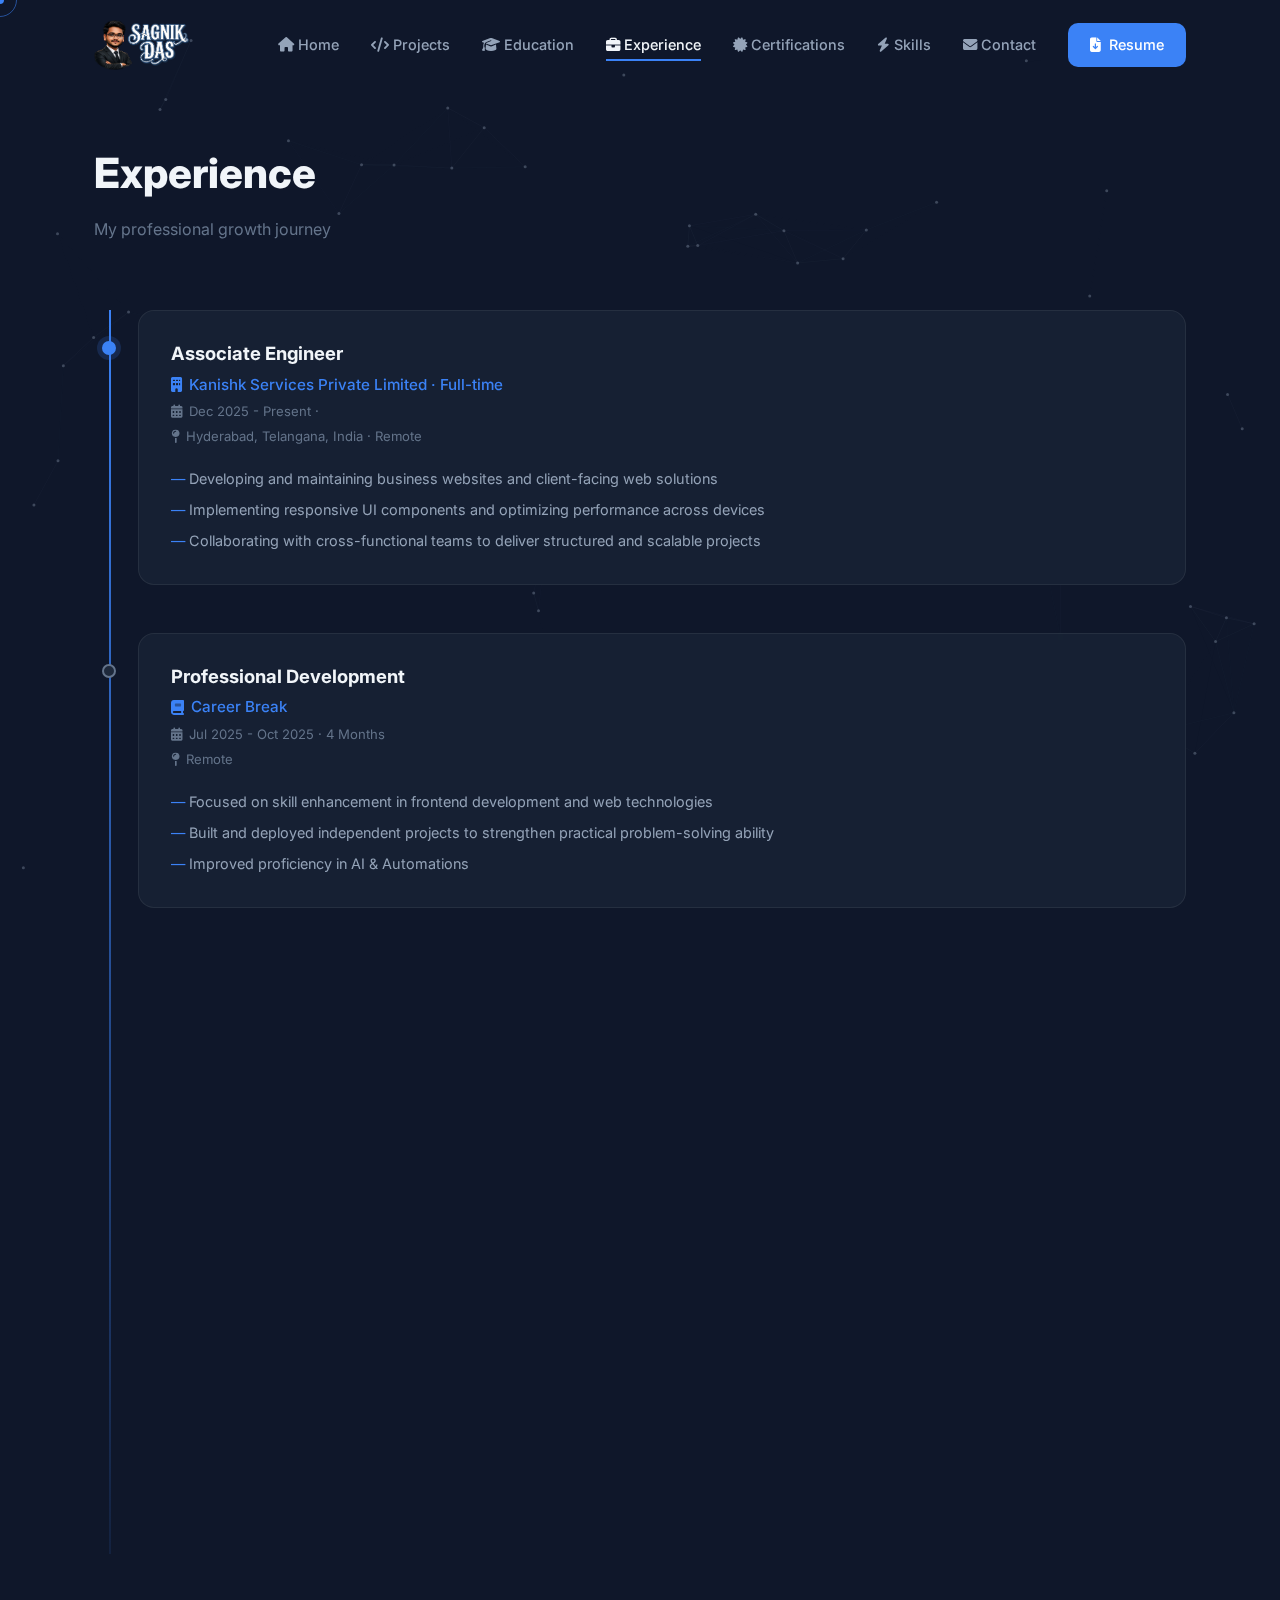
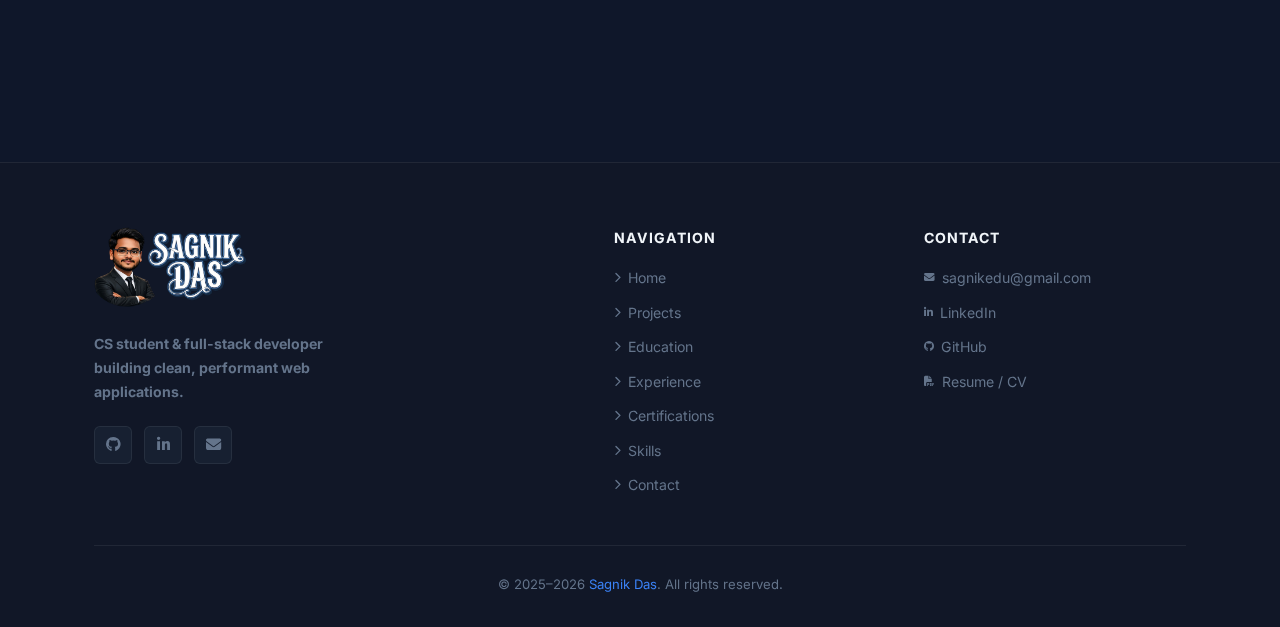
<file: experience.html>
<!DOCTYPE html>
<html lang="en">

<head>
    <meta charset="UTF-8">
    <meta name="viewport" content="width=device-width, initial-scale=1.0">
    <meta name="description"
        content="Sagnik Das – Experience. Internships, open-source contributions, and leadership roles.">
    <title>Experience | Sagnik Das</title>
    <link rel="icon" type="image/png" href="assets/favicon.png">
    <link rel="stylesheet" href="css/style.css">
    <link rel="stylesheet" href="https://cdnjs.cloudflare.com/ajax/libs/font-awesome/6.5.0/css/all.min.css">
</head>

<body>

    <div class="cursor-dot"></div>
    <div class="cursor-ring"></div>
    <canvas id="particle-canvas"></canvas>
    <div class="nav-overlay"></div>

    <header class="header">
        <div class="container">
            <a href="index.html" class="logo">
                <img src="assets/logo.png" alt="Sagnik Das Logo">
            </a>
            <nav class="nav-links">
                <a href="index.html"><i class="fa-solid fa-house"></i> Home</a>
                <a href="projects.html"><i class="fa-solid fa-code"></i> Projects</a>
                <a href="education.html"><i class="fa-solid fa-graduation-cap"></i> Education</a>
                <a href="experience.html"><i class="fa-solid fa-briefcase"></i> Experience</a>
                <a href="certifications.html"><i class="fa-solid fa-certificate"></i> Certifications</a>
                <a href="skills.html"><i class="fa-solid fa-bolt"></i> Skills</a>
                <a href="contact.html"><i class="fa-solid fa-envelope"></i> Contact</a>
                <a href="assets/resume.pdf" target="_blank" rel="noopener" class="btn-resume">
                    <i class="fa-solid fa-file-arrow-down"></i> Resume
                </a>
            </nav>
            <button class="hamburger" aria-label="Toggle menu"><span></span><span></span><span></span></button>
        </div>
    </header>

    <section class="page-header">
        <div class="container">
            <h1>Experience</h1>
            <p class="page-subtitle">My professional growth journey</p>
        </div>
    </section>

    <section class="section" style="padding-top: 20px;">
        <div class="container">
            <div class="timeline">

                <div class="timeline-entry">
                    <h3 class="role">Associate Engineer</h3>
                    <p class="org"><i class="fa-solid fa-building"></i> Kanishk Services Private Limited · Full-time</p>
                    <p class="duration"><i class="fa-solid fa-calendar-days"></i> Dec 2025 - Present · <span
                            id="associate-duration"></span></p>
                    <p class="location"><i class="fa-solid fa-map-pin"></i> Hyderabad, Telangana, India · Remote</p>
                    <ul class="impact-list">
                        <li> Developing and maintaining business websites and client-facing web solutions</li>
                        <li> Implementing responsive UI components and optimizing performance across devices</li>
                        <li> Collaborating with cross-functional teams to deliver structured and scalable projects</li>
                    </ul>
                </div>

                <div class="timeline-entry">
                    <h3 class="role">Professional Development</h3>
                    <p class="org"><i class="fa-solid fa-book"></i> Career Break</p>
                    <p class="duration"><i class="fa-solid fa-calendar-days"></i> Jul 2025 - Oct 2025 · 4 Months</p>
                    <p class="location"><i class="fa-solid fa-map-pin"></i> Remote</p>
                    <ul class="impact-list">
                        <li> Focused on skill enhancement in frontend development and web technologies</li>
                        <li> Built and deployed independent projects to strengthen practical problem-solving ability
                        </li>
                        <li> Improved proficiency in AI & Automations</li>
                    </ul>
                </div>

                <div class="timeline-entry">
                    <h3 class="role">Text Transcription Reviewer</h3>
                    <p class="org"><i class="fa-solid fa-building-columns"></i> Indian Institute of Technology, Madras
                        ·
                        Part-time</p>
                    <p class="duration"><i class="fa-solid fa-calendar-days"></i> Jan 2025 - Jul 2025 · 7 Months</p>
                    <p class="location"><i class="fa-solid fa-map-pin"></i> Chennai, Tamil Nadu, India · Remote</p>
                    <ul class="impact-list">
                        <li> Worked as a Transcription Reviewer on an NPTEL project under IIT Madras</li>
                        <li> Reviewed and validated technical course transcripts for accuracy and clarity</li>
                        <li> Ensured consistency in terminology and formatting across learning modules</li>
                    </ul>
                </div>

                <div class="timeline-entry">
                    <h3 class="role">Cybercrimes Against Teenagers</h3>
                    <p class="org"><i class="fa-solid fa-building-columns"></i> Asian School of Cyber Laws · Internship
                    </p>
                    <p class="duration"><i class="fa-solid fa-calendar-days"></i> Nov 2021 – Dec 2021 · 1 Month</p>
                    <p class="location"><i class="fa-solid fa-map-pin"></i> Pune District, Maharashtra, India ·
                        Remote</p>
                    <ul class="impact-list">
                        <li> Conducted research and documentation on cybercrime cases involving teenagers</li>
                        <li> Assisted in analyzing case studies and compiling structured reports</li>
                        <li> Gained foundational exposure to cyber law frameworks and digital safety awareness</li>
                    </ul>
                </div>

            </div>
        </div>
    </section>

    <footer class="footer">
        <div class="container">
            <div class="footer-grid">
                <div class="footer-brand">
                    <a href="index.html" class="footer-logo">
                        <img src="assets/logo.png" alt="Sagnik Das Logo">
                    </a>
                    <br>
                    <p><b>CS student &amp; full-stack developer building clean, performant web applications.</p></b>
                    <div class="footer-socials">
                        <a href="https://github.com/dsagnik" target="_blank" class="footer-social-link"><i
                                class="fa-brands fa-github"></i></a>
                        <a href="https://linkedin.com/in/dsagnik" target="_blank" class="footer-social-link"><i
                                class="fa-brands fa-linkedin-in"></i></a>
                        <a href="mailto:sagnikedu@gmail.com" class="footer-social-link"><i
                                class="fa-solid fa-envelope"></i></a>
                    </div>
                </div>
                <div class="footer-col">
                    <h5>Navigation</h5>
                    <ul>
                        <li><a href="index.html"><i class="fa-solid fa-chevron-right fa-xs"></i> Home</a></li>
                        <li><a href="projects.html"><i class="fa-solid fa-chevron-right fa-xs"></i> Projects</a></li>
                        <li><a href="education.html"><i class="fa-solid fa-chevron-right fa-xs"></i> Education</a></li>
                        <li><a href="experience.html"><i class="fa-solid fa-chevron-right fa-xs"></i> Experience</a>
                        </li>
                        <li><a href="certifications.html"><i class="fa-solid fa-chevron-right fa-xs"></i>
                                Certifications</a></li>
                        <li><a href="skills.html"><i class="fa-solid fa-chevron-right fa-xs"></i> Skills</a></li>
                        <li><a href="contact.html"><i class="fa-solid fa-chevron-right fa-xs"></i> Contact</a></li>
                    </ul>
                </div>
                <div class="footer-col">
                    <h5>Contact</h5>
                    <ul>
                        <li><a href="mailto:sagnikedu@gmail.com"><i class="fa-solid fa-envelope fa-xs"></i>
                                sagnikedu@gmail.com</a>
                        </li>
                        <li><a href="https://linkedin.com/in/dsagnik" target="_blank"><i
                                    class="fa-brands fa-linkedin-in fa-xs"></i>
                                LinkedIn</a></li>
                        <li><a href="https://github.com/dsagnik" target="_blank"><i
                                    class="fa-brands fa-github fa-xs"></i>
                                GitHub</a></li>
                        <li><a href="assets/resume.pdf" target="_blank"><i class="fa-solid fa-file-pdf fa-xs"></i>
                                Resume / CV</a>
                        </li>
                    </ul>
                </div>
            </div>
            <div class="footer-bottom">
                <p>&copy; <span id="year-range"></span> <a href="index.html">Sagnik Das</a>. All rights reserved.</p>
            </div>
        </div>
    </footer>

    <script src="js/background.js"></script>
    <script src="js/main.js"></script>
</body>

</html>
</file>
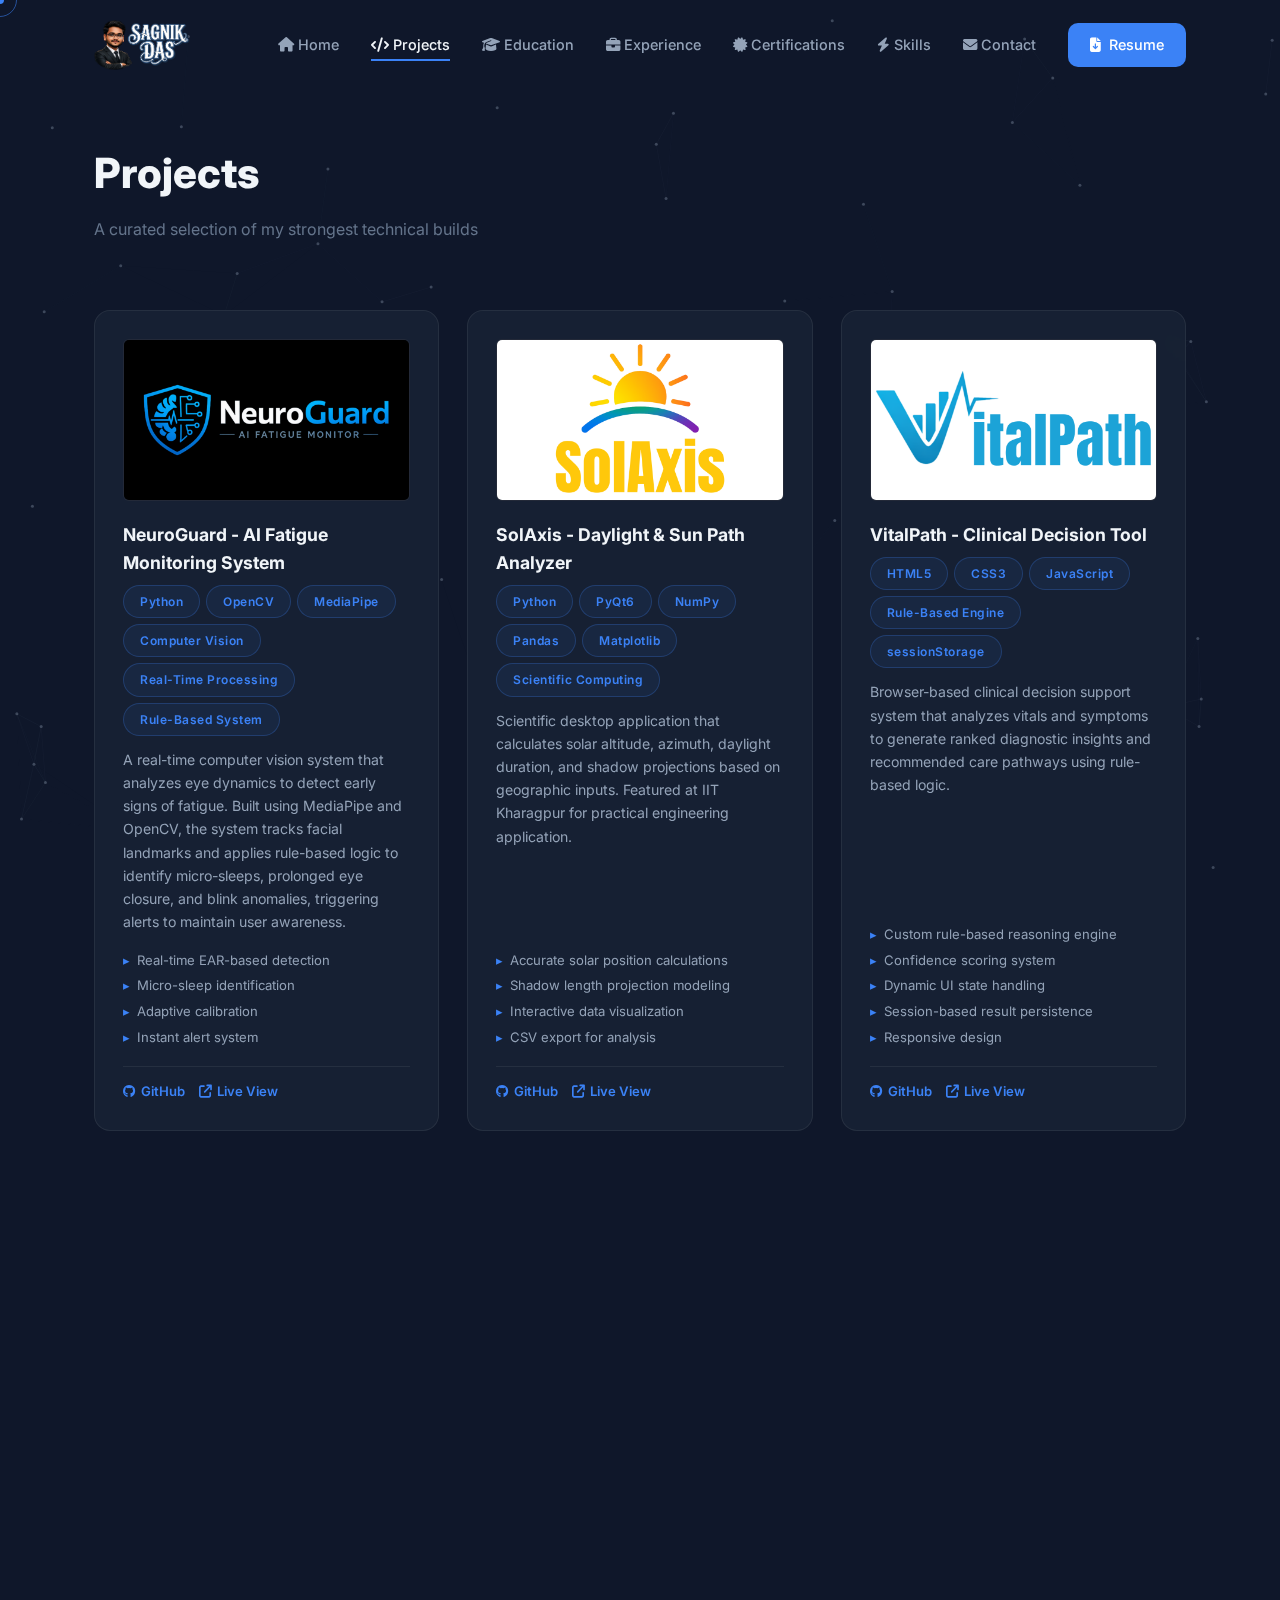
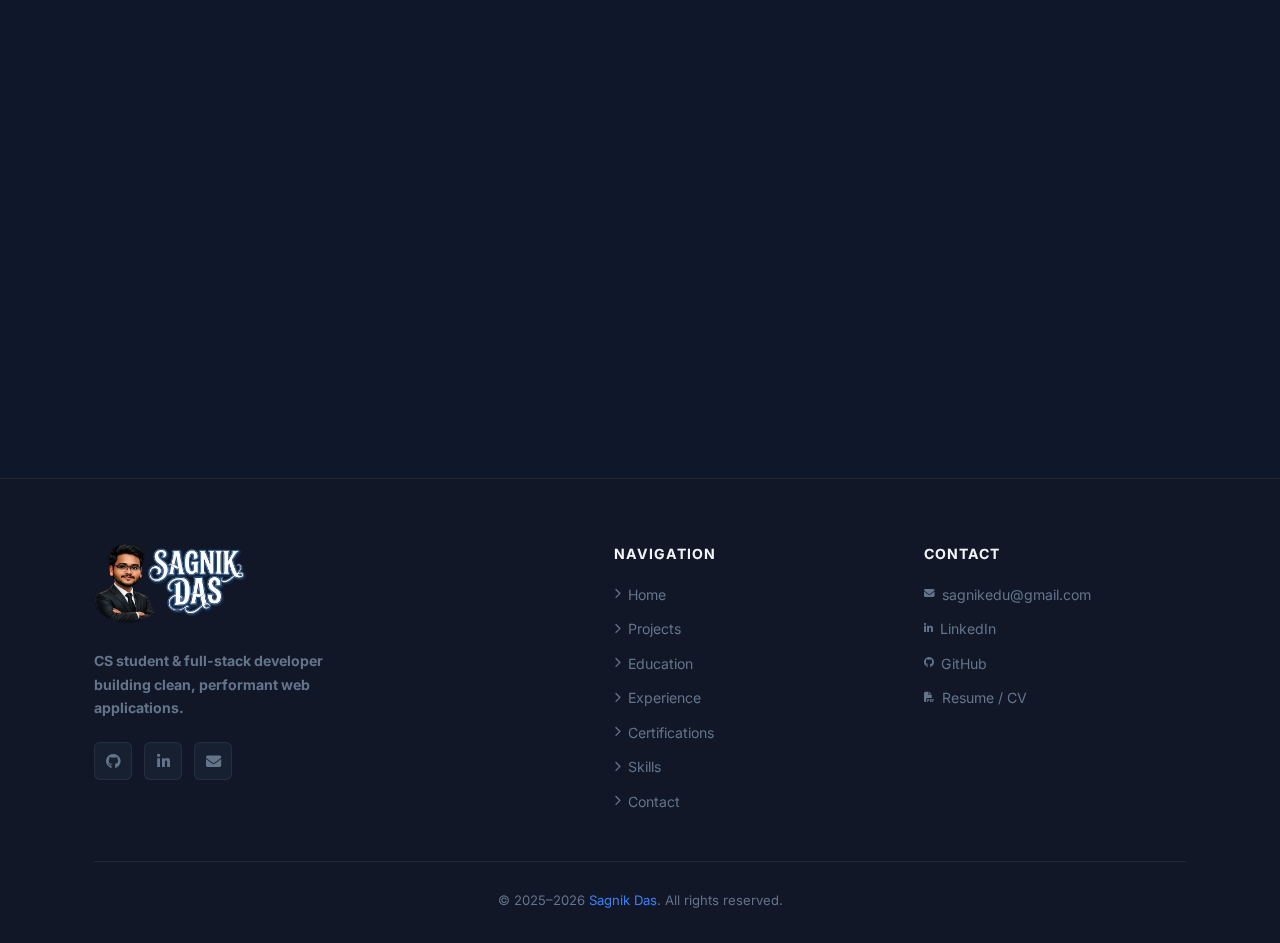
<file: projects.html>
<!DOCTYPE html>
<html lang="en">

<head>
    <meta charset="UTF-8">
    <meta name="viewport" content="width=device-width, initial-scale=1.0">
    <meta name="description"
        content="Sagnik Das – Projects. Full-stack web apps, developer tools, and open-source contributions.">
    <title>Projects | Sagnik Das</title>
    <link rel="icon" type="image/png" href="assets/favicon.png">
    <link rel="stylesheet" href="css/style.css">
    <link rel="stylesheet" href="https://cdnjs.cloudflare.com/ajax/libs/font-awesome/6.5.0/css/all.min.css">
</head>

<body>

    <div class="cursor-dot"></div>
    <div class="cursor-ring"></div>
    <canvas id="particle-canvas"></canvas>
    <div class="nav-overlay"></div>

    <header class="header">
        <div class="container">
            <a href="index.html" class="logo">
                <img src="assets/logo.png" alt="Sagnik Das Logo">
            </a>
            <nav class="nav-links">
                <a href="index.html"><i class="fa-solid fa-house"></i> Home</a>
                <a href="projects.html"><i class="fa-solid fa-code"></i> Projects</a>
                <a href="education.html"><i class="fa-solid fa-graduation-cap"></i> Education</a>
                <a href="experience.html"><i class="fa-solid fa-briefcase"></i> Experience</a>
                <a href="certifications.html"><i class="fa-solid fa-certificate"></i> Certifications</a>
                <a href="skills.html"><i class="fa-solid fa-bolt"></i> Skills</a>
                <a href="contact.html"><i class="fa-solid fa-envelope"></i> Contact</a>
                <a href="assets/resume.pdf" target="_blank" rel="noopener" class="btn-resume">
                    <i class="fa-solid fa-file-arrow-down"></i> Resume
                </a>
            </nav>
            <button class="hamburger" aria-label="Toggle menu">
                <span></span><span></span><span></span>
            </button>
        </div>
    </header>

    <section class="page-header">
        <div class="container">
            <h1>Projects</h1>
            <p class="page-subtitle">A curated selection of my strongest technical builds</p>
        </div>
    </section>

    <section class="section" style="padding-top: 20px;">
        <div class="container">
            <div class="projects-grid">

                <!-- 1 -->
                <div class="project-card fade-in">
                    <div class="project-card-image"><img src="assets/images/projects/neuroguard.png"
                            alt="NeuroGuard Screenshot">
                    </div>
                    <h3>NeuroGuard - AI Fatigue Monitoring System</h3>
                    <div class="project-tags">
                        <span class="tag">Python</span>
                        <span class="tag">OpenCV</span>
                        <span class="tag">MediaPipe</span>
                        <span class="tag">Computer Vision</span>
                        <span class="tag">Real-Time Processing</span>
                        <span class="tag">Rule-Based System</span>
                    </div>
                    <p class="project-description">A real-time computer vision system that analyzes eye dynamics to
                        detect early signs of fatigue. Built using MediaPipe and OpenCV, the system tracks facial
                        landmarks and applies rule-based logic to identify micro-sleeps, prolonged eye closure, and
                        blink anomalies, triggering alerts to maintain user awareness.
                    </p>
                    <ul class="project-features">
                        <li>Real-time EAR-based detection</li>
                        <li>Micro-sleep identification</li>
                        <li>Adaptive calibration</li>
                        <li>Instant alert system</li>
                    </ul>
                    <div class="project-links">
                        <a href="https://github.com/dsagnik/neuroguard" target="_blank"><i
                                class="fa-brands fa-github"></i>
                            GitHub</a>
                        <a href="https://github.com/dsagnik/neuroguard/releases/download/v1.0.0/NeuroGuard.exe"
                            target="_blank"><i class="fa-solid fa-arrow-up-right-from-square"></i> Live View</a>
                    </div>
                </div>


                <div class="project-card fade-in">
                    <div class="project-card-image"><img src="assets/images/projects/solaxis.png"
                            alt="SolAxis Screenshot">
                    </div>
                    <h3>SolAxis - Daylight & Sun Path Analyzer</h3>
                    <div class="project-tags">
                        <span class="tag">Python</span><span class="tag">PyQt6</span><span class="tag">NumPy</span><span
                            class="tag">Pandas</span><span class="tag">Matplotlib</span><span class="tag">Scientific
                            Computing</span>
                    </div>
                    <p class="project-description">Scientific desktop application that calculates solar altitude,
                        azimuth,
                        daylight duration, and shadow projections based on geographic inputs.
                        Featured at IIT Kharagpur for practical engineering application.</p>
                    <ul class="project-features">
                        <li>Accurate solar position calculations</li>
                        <li>Shadow length projection modeling</li>
                        <li>Interactive data visualization</li>
                        <li>CSV export for analysis</li>
                    </ul>
                    <div class="project-links">
                        <a href="https://github.com/dsagnik/SolAxis" target="_blank"><i class="fa-brands fa-github"></i>
                            GitHub</a>
                        <a href="https://github.com/dsagnik/SolAxis/releases/tag/v1.0.0" target="_blank"><i
                                class="fa-solid fa-arrow-up-right-from-square"></i> Live View</a>
                    </div>
                </div>

                <!-- 3 -->
                <div class="project-card fade-in">
                    <div class="project-card-image"><img src="assets/images/projects/vitalpath.png"
                            alt="VitalPath Screenshot">
                    </div>
                    <h3>VitalPath - Clinical Decision Tool</h3>
                    <div class="project-tags">
                        <span class="tag">HTML5</span><span class="tag">CSS3</span><span
                            class="tag">JavaScript</span><span class="tag">Rule-Based Engine</span><span
                            class="tag">sessionStorage</span>
                    </div>
                    <p class="project-description">Browser-based clinical decision support system that analyzes vitals
                        and symptoms to generate ranked diagnostic insights and recommended
                        care pathways using rule-based logic.</p>
                    <ul class="project-features">
                        <li>Custom rule-based reasoning engine</li>
                        <li>Confidence scoring system</li>
                        <li>Dynamic UI state handling</li>
                        <li>Session-based result persistence</li>
                        <li>Responsive design</li>
                    </ul>
                    <div class="project-links">
                        <a href="https://github.com/dsagnik/vitalpath" target="_blank"><i
                                class="fa-brands fa-github"></i>
                            GitHub</a>
                        <a href="https://dsagnik.github.io/VitalPath" target="_blank"><i
                                class="fa-solid fa-arrow-up-right-from-square"></i> Live View</a>
                    </div>
                </div>

                <!-- 4 -->
                <div class="project-card fade-in">
                    <div class="project-card-image"><img src="assets/images/projects/myats.png" alt="MyATS Screenshot">
                    </div>
                    <h3>MyATS - Automated Job Application System</h3>
                    <div class="project-tags">
                        <span class="tag">Python</span><span class="tag">Selenium</span><span class="tag">Browser
                            Automation</span><span class="tag">Web Scraping</span><span class="tag">CLI Tool</span>
                    </div>
                    <p class="project-description">MyATS is a Python-based automation tool that streamlines job
                        application
                        submission across multiple ATS platforms using browser automation. It
                        automatically fills candidate details, navigates job forms, and saves time
                        for job seekers by reducing manual entry.</p>
                    <ul class="project-features">
                        <li>Selenium-based job form automation</li>
                        <li>Multi-field input handling</li>
                        <li>Profile data auto-fill</li>
                        <li>CLI-driven workflow</li>
                    </ul>
                    <div class="project-links">
                        <a href="https://github.com/dsagnik/MyATS" target="_blank"><i class="fa-brands fa-github"></i>
                            GitHub</a>
                        <a href="https://github.com/dsagnik/MyATS/releases/tag/v1.0.0" target="_blank"><i
                                class="fa-solid fa-arrow-up-right-from-square"></i> Live View</a>
                    </div>
                </div>

                <!-- 5 -->
                <div class="project-card fade-in">
                    <div class="project-card-image"><img src="assets/images/projects/kanishkservices.png"
                            alt="Kanishk Services Screenshot">
                    </div>
                    <h3>Kanishk Services - Business Website</h3>
                    <div class="project-tags">
                        <span class="tag">HTML5</span><span class="tag">CSS3</span><span
                            class="tag">JavaScript</span><span class="tag">Responsive Design</span><span class="tag">UI
                            Implementation</span>
                    </div>
                    <p class="project-description">Developed a professional, responsive website for Kanishk Services Pvt
                        Ltd, showcasing their services and training programs with polished UI/UX and mobile-friendly
                        layout.</p>
                    <ul class="project-features">
                        <li>Responsive business site layout</li>
                        <li>Clean UI and navigation</li>
                        <li>Mobile-first design</li>
                        <li>Interactive elements with JavaScript</li>
                    </ul>
                    <div class="project-links">
                        <a href="https://www.kanishkservices.com" target="_blank"><i
                                class="fa-solid fa-arrow-up-right-from-square"></i> Live View</a>
                    </div>
                </div>

                <!-- 6 -->
                <div class="project-card fade-in">
                    <div class="project-card-image"><img src="assets/images/projects/shrionik.png"
                            alt="Shrionik Branding Agency Screenshot">
                    </div>
                    <h3>Shrionik Branding Agency - Responsive Agency Website</h3>
                    <div class="project-tags">
                        <span class="tag">HTML5</span><span class="tag">CSS3</span><span
                            class="tag">JavaScript</span><span class="tag">Responsive Design</span><span
                            class="tag">UI/UX</span>
                    </div>
                    <p class="project-description">A modern, responsive agency website built with HTML, CSS, and
                        JavaScript.
                        Crafted to showcase services, portfolios, and contact sections with smooth navigation
                        and professional visual design.</p>
                    <ul class="project-features">
                        <li>Responsive layout for all devices</li>
                        <li>Clean UI with smooth scroll</li>
                        <li>Interactive navigation and elements</li>
                        <li>Modular and reusable section structure</li>
                    </ul>
                    <div class="project-links">
                        <a href="https://github.com/dsagnik/agencysite" target="_blank"><i
                                class="fa-brands fa-github"></i>
                            GitHub</a>
                        <a href="https://dsagnik.github.io/agencywebsite" target="_blank"><i
                                class="fa-solid fa-arrow-up-right-from-square"></i> Live View</a>
                    </div>
                </div>

            </div>
        </div>
    </section>

    <!-- ======== FOOTER ======== -->
    <footer class="footer">
        <div class="container">
            <div class="footer-grid">
                <div class="footer-brand">
                    <a href="index.html" class="footer-logo">
                        <img src="assets/logo.png" alt="Sagnik Das Logo">
                    </a>
                    <br>
                    <p><b>CS student &amp; full-stack developer building clean, performant web applications.</p></b>
                    <div class="footer-socials">
                        <a href="https://github.com/dsagnik" target="_blank" class="footer-social-link"
                            aria-label="GitHub">
                            <i class="fa-brands fa-github"></i>
                        </a>
                        <a href="https://linkedin.com/in/dsagnik" target="_blank" class="footer-social-link"
                            aria-label="LinkedIn">
                            <i class="fa-brands fa-linkedin-in"></i>
                        </a>
                        <a href="mailto:sagnikedu@gmail.com" class="footer-social-link" aria-label="Email">
                            <i class="fa-solid fa-envelope"></i>
                        </a>
                    </div>
                </div>
                <div class="footer-col">
                    <h5>Navigation</h5>
                    <ul>
                        <li><a href="index.html"><i class="fa-solid fa-chevron-right fa-xs"></i> Home</a></li>
                        <li><a href="projects.html"><i class="fa-solid fa-chevron-right fa-xs"></i> Projects</a></li>
                        <li><a href="education.html"><i class="fa-solid fa-chevron-right fa-xs"></i> Education</a></li>
                        <li><a href="experience.html"><i class="fa-solid fa-chevron-right fa-xs"></i> Experience</a>
                        </li>
                        <li><a href="certifications.html"><i class="fa-solid fa-chevron-right fa-xs"></i>
                                Certifications</a></li>
                        <li><a href="skills.html"><i class="fa-solid fa-chevron-right fa-xs"></i> Skills</a></li>
                        <li><a href="contact.html"><i class="fa-solid fa-chevron-right fa-xs"></i> Contact</a></li>
                    </ul>
                </div>
                <div class="footer-col">
                    <h5>Contact</h5>
                    <ul>
                        <li><a href="mailto:sagnikedu@gmail.com"><i class="fa-solid fa-envelope fa-xs"></i>
                                sagnikedu@gmail.com</a>
                        </li>
                        <li><a href="https://linkedin.com/in/dsagnik" target="_blank"><i
                                    class="fa-brands fa-linkedin-in fa-xs"></i>
                                LinkedIn</a></li>
                        <li><a href="https://github.com/dsagnik" target="_blank"><i
                                    class="fa-brands fa-github fa-xs"></i>
                                GitHub</a></li>
                        <li><a href="assets/resume.pdf" target="_blank"><i class="fa-solid fa-file-pdf fa-xs"></i>
                                Resume / CV</a>
                        </li>
                    </ul>
                </div>
            </div>
            <div class="footer-bottom">
                <p>&copy; <span id="year-range"></span> <a href="index.html">Sagnik Das</a>. All rights reserved.</p>
            </div>
        </div>
        </div>
    </footer>

    <script src="js/background.js"></script>
    <script src="js/main.js"></script>
</body>

</html>
</file>
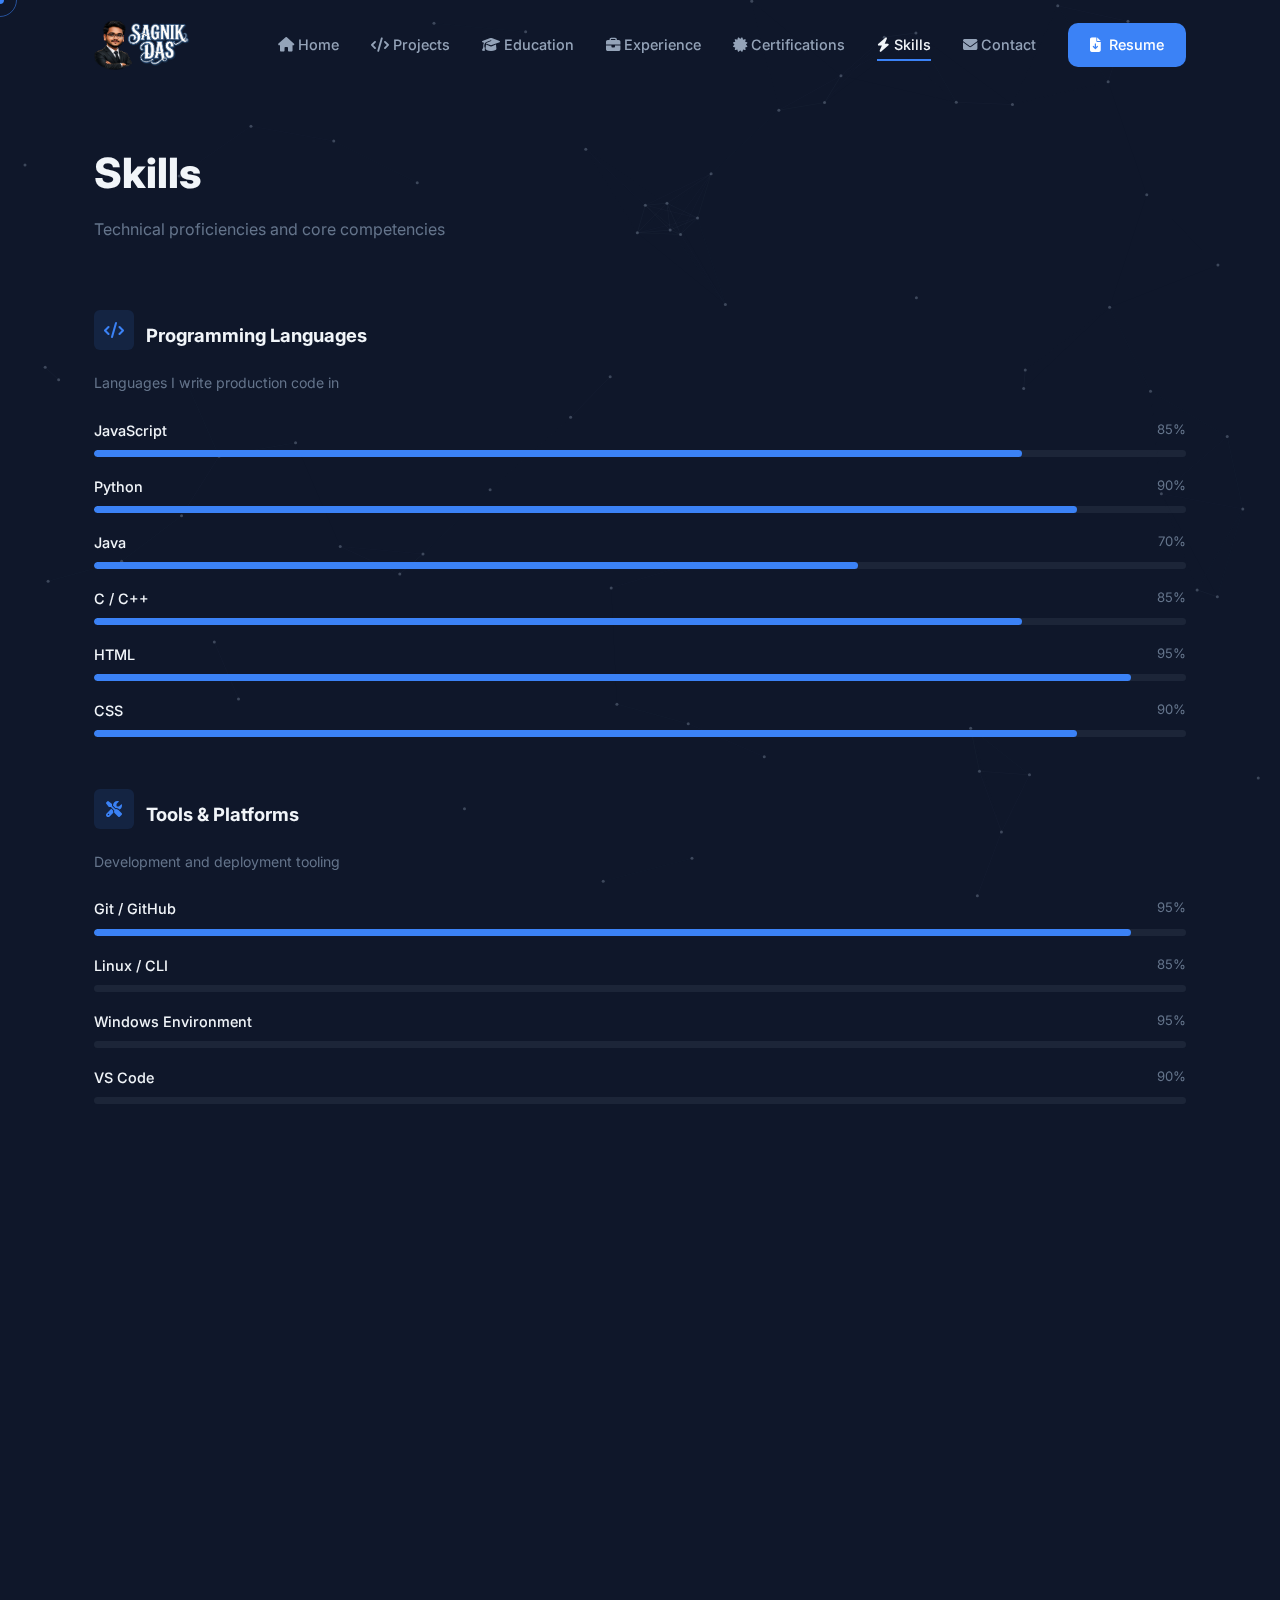
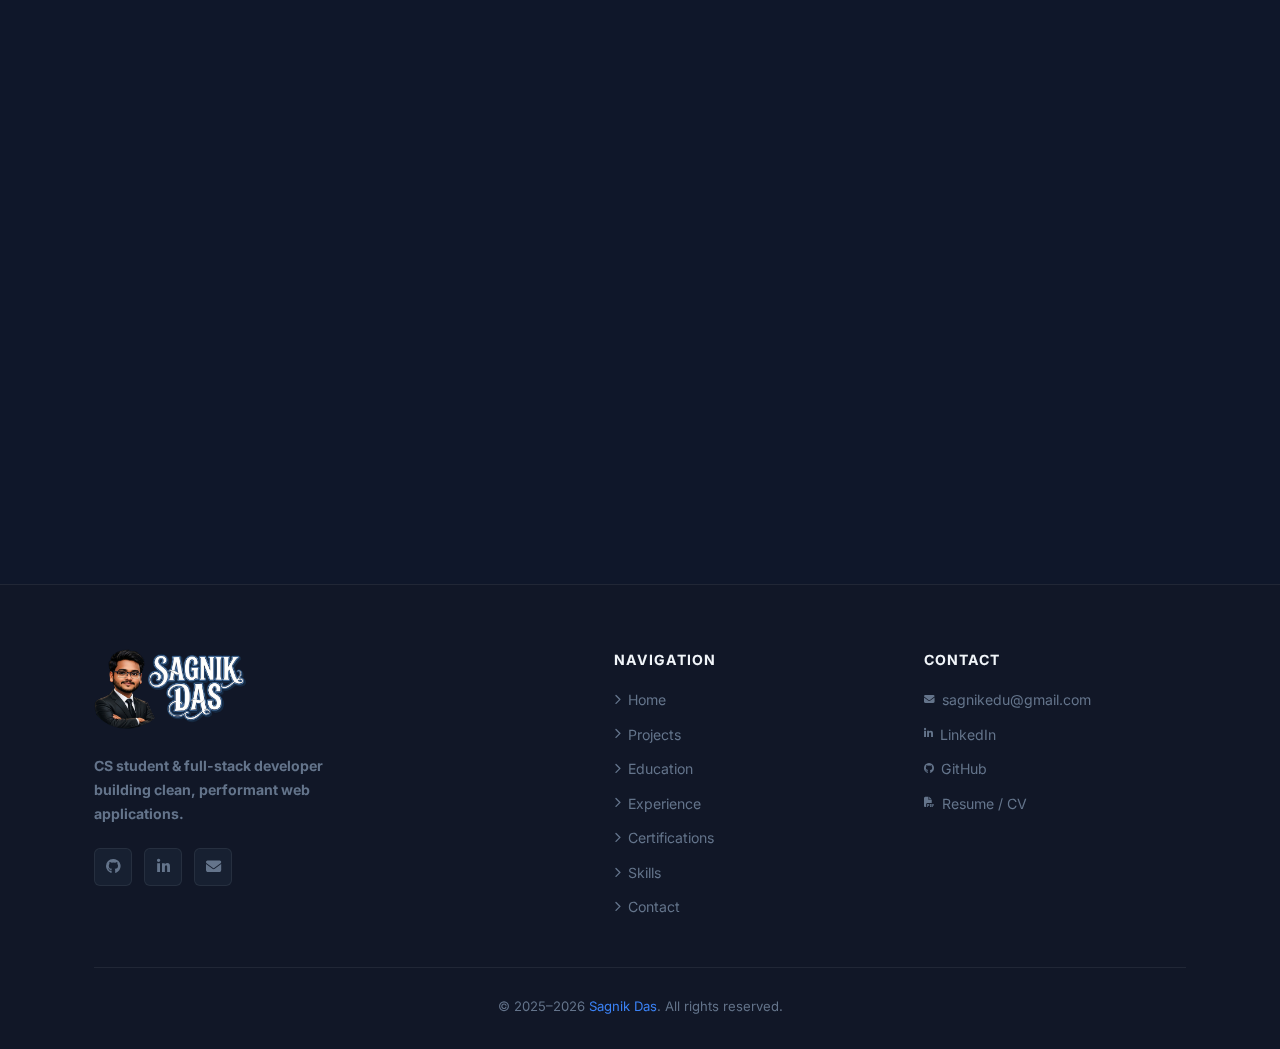
<file: skills.html>
<!DOCTYPE html>
<html lang="en">

<head>
    <meta charset="UTF-8">
    <meta name="viewport" content="width=device-width, initial-scale=1.0">
    <meta name="description" content="Sagnik Das – Skills. Technical proficiencies, languages, frameworks, and tools.">
    <title>Skills | Sagnik Das</title>
    <link rel="icon" type="image/png" href="assets/favicon.png">
    <link rel="stylesheet" href="css/style.css">
    <link rel="stylesheet" href="https://cdnjs.cloudflare.com/ajax/libs/font-awesome/6.5.0/css/all.min.css">
</head>

<body>

    <div class="cursor-dot"></div>
    <div class="cursor-ring"></div>
    <canvas id="particle-canvas"></canvas>
    <div class="nav-overlay"></div>

    <header class="header">
        <div class="container">
            <a href="index.html" class="logo">
                <img src="assets/logo.png" alt="Sagnik Das Logo">
            </a>
            <nav class="nav-links">
                <a href="index.html"><i class="fa-solid fa-house"></i> Home</a>
                <a href="projects.html"><i class="fa-solid fa-code"></i> Projects</a>
                <a href="education.html"><i class="fa-solid fa-graduation-cap"></i> Education</a>
                <a href="experience.html"><i class="fa-solid fa-briefcase"></i> Experience</a>
                <a href="certifications.html"><i class="fa-solid fa-certificate"></i> Certifications</a>
                <a href="skills.html"><i class="fa-solid fa-bolt"></i> Skills</a>
                <a href="contact.html"><i class="fa-solid fa-envelope"></i> Contact</a>
                <a href="assets/resume.pdf" target="_blank" rel="noopener" class="btn-resume">
                    <i class="fa-solid fa-file-arrow-down"></i> Resume
                </a>
            </nav>
            <button class="hamburger" aria-label="Toggle menu"><span></span><span></span><span></span></button>
        </div>
    </header>

    <section class="page-header">
        <div class="container">
            <h1>Skills</h1>
            <p class="page-subtitle">Technical proficiencies and core competencies</p>
        </div>
    </section>

    <section class="section" style="padding-top: 20px;">
        <div class="container">

            <!-- Programming Languages -->
            <div class="skills-section fade-in">
                <div class="skills-section-header">
                    <div class="section-icon"><i class="fa-solid fa-code"></i></div>
                    <h3>Programming Languages</h3>
                </div>
                <p class="skill-desc">Languages I write production code in</p>
                <div class="skill-bar-group">
                    <div class="skill-bar-label"><span>JavaScript</span><span>85%</span></div>
                    <div class="skill-bar-track">
                        <div class="skill-bar-fill" data-level="85"></div>
                    </div>
                </div>
                <div class="skill-bar-group">
                    <div class="skill-bar-label"><span>Python</span><span>90%</span></div>
                    <div class="skill-bar-track">
                        <div class="skill-bar-fill" data-level="90"></div>
                    </div>
                </div>
                <div class="skill-bar-group">
                    <div class="skill-bar-label"><span>Java</span><span>70%</span></div>
                    <div class="skill-bar-track">
                        <div class="skill-bar-fill" data-level="70"></div>
                    </div>
                </div>
                <div class="skill-bar-group">
                    <div class="skill-bar-label"><span>C / C++</span><span>85%</span></div>
                    <div class="skill-bar-track">
                        <div class="skill-bar-fill" data-level="85"></div>
                    </div>
                </div>
                <div class="skill-bar-group">
                    <div class="skill-bar-label"><span>HTML</span><span>95%</span></div>
                    <div class="skill-bar-track">
                        <div class="skill-bar-fill" data-level="95"></div>
                    </div>
                </div>
                <div class="skill-bar-group">
                    <div class="skill-bar-label"><span>CSS</span><span>90%</span></div>
                    <div class="skill-bar-track">
                        <div class="skill-bar-fill" data-level="90"></div>
                    </div>
                </div>
            </div>

            <!-- Tools -->
            <div class="skills-section fade-in">
                <div class="skills-section-header">
                    <div class="section-icon"><i class="fa-solid fa-screwdriver-wrench"></i></div>
                    <h3>Tools &amp; Platforms</h3>
                </div>
                <p class="skill-desc">Development and deployment tooling</p>
                <div class="skill-bar-group">
                    <div class="skill-bar-label"><span>Git / GitHub</span><span>95%</span></div>
                    <div class="skill-bar-track">
                        <div class="skill-bar-fill" data-level="95"></div>
                    </div>
                </div>
                <div class="skill-bar-group">
                    <div class="skill-bar-label"><span>Linux / CLI</span><span>85%</span></div>
                    <div class="skill-bar-track">
                        <div class="skill-bar-fill" data-level="85"></div>
                    </div>
                </div>
                <div class="skill-bar-group">
                    <div class="skill-bar-label"><span>Windows Environment</span><span>95%</span></div>
                    <div class="skill-bar-track">
                        <div class="skill-bar-fill" data-level="90"></div>
                    </div>
                </div>
                <div class="skill-bar-group">
                    <div class="skill-bar-label"><span>VS Code</span><span>90%</span></div>
                    <div class="skill-bar-track">
                        <div class="skill-bar-fill" data-level="90"></div>
                    </div>
                </div>
            </div>

            <!-- Core Concepts -->
            <div class="skills-section fade-in">
                <div class="skills-section-header">
                    <div class="section-icon"><i class="fa-solid fa-lightbulb"></i></div>
                    <h3>Core Concepts</h3>
                </div>
                <p class="skill-desc">Foundational knowledge areas</p>
                <div class="skills-tags">
                    <span class="skill-tag">Data Structures &amp; Algorithms</span>
                    <span class="skill-tag">HTML5 & Semantic Markup</span>
                    <span class="skill-tag">Tailwind CSS &amp; JS</span>
                    <span class="skill-tag">Responsive Design</span>
                    <span class="skill-tag">Version Control</span>
                    <span class="skill-tag">Event Handling</span>
                    <span class="skill-tag">Git & GitHub</span>
                    <span class="skill-tag">Database</span>
                    <span class="skill-tag">Prompt Engineering</span>
                    <span class="skill-tag">Machine Learning</span>
                    <span class="skill-tag">Data Science</span>
                    <span class="skill-tag">Data Visualization</span>
                    <span class="skill-tag">AI Tools</span>
                </div>
            </div>

            <!-- Non-Technical -->
            <div class="skills-section fade-in">
                <div class="skills-section-header">
                    <div class="section-icon"><i class="fa-solid fa-users"></i></div>
                    <h3>Non-Technical Skills</h3>
                </div>
                <p class="skill-desc">Soft skills that complement my technical work</p>
                <div class="skills-tags">
                    <span class="skill-tag"><i class="fa-solid fa-bullhorn"
                            style="color:var(--accent); margin-right:5px;"></i>Marketing</span>
                    <span class="skill-tag"><i class="fa-solid fa-tags"
                            style="color:var(--accent); margin-right:5px;"></i>Sales</span>
                    <span class="skill-tag"><i class="fa-solid fa-crown"
                            style="color:var(--accent); margin-right:5px;"></i>Leadership</span>
                    <span class="skill-tag"><i class="fa-solid fa-handshake"
                            style="color:var(--accent); margin-right:5px;"></i>Team Collaboration</span>
                    <span class="skill-tag"><i class="fa-solid fa-comments"
                            style="color:var(--accent); margin-right:5px;"></i>Communication</span>
                    <span class="skill-tag"><i class="fa-solid fa-diagram-project"
                            style="color:var(--accent); margin-right:5px;"></i>Project Planning</span>
                    <span class="skill-tag"><i class="fa-solid fa-clock"
                            style="color:var(--accent); margin-right:5px;"></i>Time Management</span>
                    <span class="skill-tag"><i class="fa-solid fa-puzzle-piece"
                            style="color:var(--accent); margin-right:5px;"></i>Problem Solving</span>
                </div>
            </div>

            <!-- Languages -->
            <div class="skills-section fade-in">
                <div class="skills-section-header">
                    <div class="section-icon"><i class="fa-solid fa-language"></i></div>
                    <h3>Language Skills</h3>
                </div>
                <p class="skill-desc">Languages I communicate in</p>
                <div class="language-list">
                    <div class="language-item">
                        <span class="lang-name"><i class="fa-solid fa-globe"></i> English</span>
                        <span class="lang-level">Professional</span>
                    </div>
                    <div class="language-item">
                        <span class="lang-name"><i class="fa-solid fa-globe"></i> Hindi</span>
                        <span class="lang-level">Native</span>
                    </div>
                    <div class="language-item">
                        <span class="lang-name"><i class="fa-solid fa-globe"></i> Bengali</span>
                        <span class="lang-level">Native</span>
                    </div>
                </div>
            </div>

        </div>
    </section>

    <footer class="footer">
        <div class="container">
            <div class="footer-grid">
                <div class="footer-brand">
                    <a href="index.html" class="footer-logo">
                        <img src="assets/logo.png" alt="Sagnik Das Logo">
                    </a>
                    <br>
                    <p><b>CS student &amp; full-stack developer building clean, performant web applications.</p></b>
                    <div class="footer-socials">
                        <a href="https://github.com/dsagnik" target="_blank" class="footer-social-link"><i
                                class="fa-brands fa-github"></i></a>
                        <a href="https://linkedin.com/in/dsagnik" target="_blank" class="footer-social-link"><i
                                class="fa-brands fa-linkedin-in"></i></a>
                        <a href="mailto:sagnikedu@gmail.com" class="footer-social-link"><i
                                class="fa-solid fa-envelope"></i></a>
                    </div>
                </div>
                <div class="footer-col">
                    <h5>Navigation</h5>
                    <ul>
                        <li><a href="index.html"><i class="fa-solid fa-chevron-right fa-xs"></i> Home</a></li>
                        <li><a href="projects.html"><i class="fa-solid fa-chevron-right fa-xs"></i> Projects</a></li>
                        <li><a href="education.html"><i class="fa-solid fa-chevron-right fa-xs"></i> Education</a></li>
                        <li><a href="experience.html"><i class="fa-solid fa-chevron-right fa-xs"></i> Experience</a>
                        </li>
                        <li><a href="certifications.html"><i class="fa-solid fa-chevron-right fa-xs"></i>
                                Certifications</a></li>
                        <li><a href="skills.html"><i class="fa-solid fa-chevron-right fa-xs"></i> Skills</a></li>
                        <li><a href="contact.html"><i class="fa-solid fa-chevron-right fa-xs"></i> Contact</a></li>
                    </ul>
                </div>
                <div class="footer-col">
                    <h5>Contact</h5>
                    <ul>
                        <li><a href="mailto:sagnikedu@gmail.com"><i class="fa-solid fa-envelope fa-xs"></i>
                                sagnikedu@gmail.com</a>
                        </li>
                        <li><a href="https://linkedin.com/in/dsagnik" target="_blank"><i
                                    class="fa-brands fa-linkedin-in fa-xs"></i>
                                LinkedIn</a></li>
                        <li><a href="https://github.com/dsagnik" target="_blank"><i
                                    class="fa-brands fa-github fa-xs"></i>
                                GitHub</a></li>
                        <li><a href="assets/resume.pdf" target="_blank"><i class="fa-solid fa-file-pdf fa-xs"></i>
                                Resume / CV</a>
                        </li>
                    </ul>
                </div>
            </div>
            <div class="footer-bottom">
                <p>&copy; <span id="year-range"></span> <a href="index.html">Sagnik Das</a>. All rights reserved.</p>
            </div>
        </div>
    </footer>

    <script src="js/background.js"></script>
    <script src="js/main.js"></script>
</body>

</html>
</file>
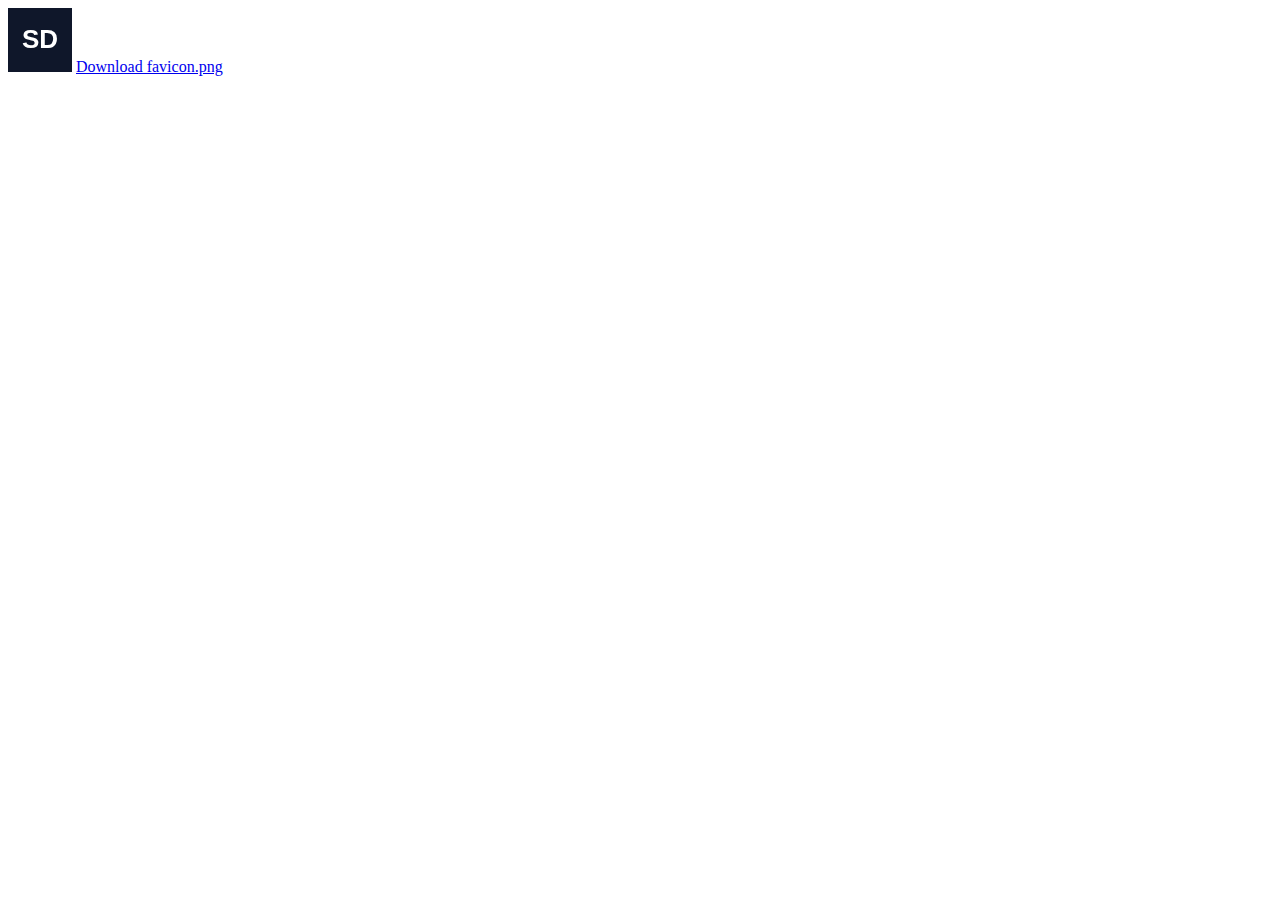
<file: assets/generate-favicon.html>
<!DOCTYPE html>
<html>

<head>
    <title>Generate Favicon</title>
</head>

<body>
    <canvas id="c" width="64" height="64"></canvas>
    <a id="dl" download="favicon.png">Download favicon.png</a>
    <script>
        const canvas = document.getElementById('c');
        const ctx = canvas.getContext('2d');

        // Background
        ctx.fillStyle = '#0f172a';
        ctx.fillRect(0, 0, 64, 64);

        // Border radius via clip (not needed for favicon, simple square)
        // Text
        ctx.fillStyle = '#ffffff';
        ctx.font = 'bold 26px Inter, Arial, sans-serif';
        ctx.textAlign = 'center';
        ctx.textBaseline = 'middle';
        ctx.fillText('SD', 32, 33);

        // Output
        document.getElementById('dl').href = canvas.toDataURL('image/png');
        document.getElementById('dl').click();
    </script>
</body>

</html>
</file>
<file: css/style.css>
/* ============================================
   ACADEMIC PORTFOLIO – CSS DESIGN SYSTEM v2
   Dark-mode · Glassmorphism · Recruiter-focused
   ============================================ */

/* ---------- Google Fonts ---------- */
@import url('https://fonts.googleapis.com/css2?family=Inter:wght@300;400;500;600;700;800&display=swap');

/* ---------- Custom Properties ---------- */
:root {
    --bg-primary: #0f172a;
    --bg-secondary: #1e293b;
    --bg-muted: #111827;
    --text-primary: #f1f5f9;
    --text-secondary: #94a3b8;
    --text-muted: #64748b;
    --accent: #3b82f6;
    --accent-hover: #2563eb;

    /* Glass */
    --glass-bg: rgba(30, 41, 59, 0.5);
    --glass-border: rgba(255, 255, 255, 0.07);
    --glass-blur: blur(14px);

    --font-family: 'Inter', -apple-system, BlinkMacSystemFont, 'Segoe UI', sans-serif;
    --transition: 0.3s ease;

    --radius-sm: 6px;
    --radius-md: 10px;
    --radius-lg: 16px;

    --shadow-sm: 0 1px 3px rgba(0, 0, 0, 0.3);
    --shadow-md: 0 4px 16px rgba(0, 0, 0, 0.4);
    --shadow-lg: 0 8px 40px rgba(0, 0, 0, 0.55);

    --container-max: 1140px;
    --container-padding: 0 24px;
}

/* ---------- Reset ---------- */
*,
*::before,
*::after {
    margin: 0;
    padding: 0;
    box-sizing: border-box;
}

html {
    scroll-behavior: smooth;
    -webkit-text-size-adjust: 100%;
}

body {
    font-family: var(--font-family);
    background-color: var(--bg-primary);
    color: var(--text-primary);
    line-height: 1.6;
    overflow-x: hidden;
    -webkit-font-smoothing: antialiased;
    cursor: none;
    /* Custom cursor active */
}

a {
    color: inherit;
    text-decoration: none;
}

ul,
ol {
    list-style: none;
}

img {
    max-width: 100%;
    display: block;
}

button {
    font-family: inherit;
    cursor: none;
    border: none;
    background: none;
}

/* ---------- Canvas ---------- */
#particle-canvas {
    position: fixed;
    top: 0;
    left: 0;
    width: 100%;
    height: 100%;
    z-index: -1;
    pointer-events: none;
}

/* ============================================
   CUSTOM CURSOR
   ============================================ */
.cursor-dot {
    position: fixed;
    top: 0;
    left: 0;
    width: 8px;
    height: 8px;
    background-color: var(--accent);
    border-radius: 50%;
    pointer-events: none;
    z-index: 99999;
    transform: translate(-50%, -50%);
    transition: width 0.2s ease, height 0.2s ease, background-color 0.2s ease;
}

.cursor-ring {
    position: fixed;
    top: 0;
    left: 0;
    width: 34px;
    height: 34px;
    border: 1.5px solid rgba(59, 130, 246, 0.55);
    border-radius: 50%;
    pointer-events: none;
    z-index: 99998;
    transform: translate(-50%, -50%);
    transition: width 0.35s ease, height 0.35s ease, border-color 0.3s ease;
}

body:has(a:hover) .cursor-dot,
body:has(button:hover) .cursor-dot {
    width: 12px;
    height: 12px;
}

body:has(a:hover) .cursor-ring,
body:has(button:hover) .cursor-ring {
    width: 48px;
    height: 48px;
    border-color: rgba(59, 130, 246, 0.85);
}

@media (max-width: 768px) {

    .cursor-dot,
    .cursor-ring {
        display: none;
    }

    body,
    button {
        cursor: auto;
    }
}

/* ---------- Container ---------- */
.container {
    max-width: var(--container-max);
    margin: 0 auto;
    padding: var(--container-padding);
}

/* ============================================
   GLASS CARD MIXIN
   ============================================ */
.glass {
    background: var(--glass-bg);
    backdrop-filter: var(--glass-blur);
    -webkit-backdrop-filter: var(--glass-blur);
    border: 1px solid var(--glass-border);
}

/* ============================================
   HEADER / NAVBAR
   ============================================ */
.header {
    position: fixed;
    top: 0;
    left: 0;
    width: 100%;
    z-index: 1000;
    padding: 20px 0;
    transition: padding var(--transition), background-color var(--transition), box-shadow var(--transition);
    background-color: transparent;
}

.header.scrolled {
    padding: 10px 0;
    background: rgba(15, 23, 42, 0.75);
    backdrop-filter: blur(16px);
    -webkit-backdrop-filter: blur(16px);
    box-shadow: 0 1px 28px rgba(0, 0, 0, 0.35);
}

.header .container {
    display: flex;
    align-items: center;
    justify-content: space-between;
}

.logo {
    display: flex;
    align-items: center;
}

.logo img {
    height: 50px;
    width: auto;
    display: block;
}

.footer-logo img {
    height: 80px;
}

.logo img,
.footer-logo img {
    transition: all 0.3s ease;
    cursor: pointer;
}

.logo img:hover,
.footer-logo img:hover {
    transform: scale(1.08);
    filter: drop-shadow(0 0 10px rgba(59, 130, 246, 0.6));
}

.nav-links {
    display: flex;
    align-items: center;
    gap: 32px;
}

.nav-links a {
    font-size: 0.9rem;
    font-weight: 500;
    color: var(--text-secondary);
    transition: color var(--transition);
    position: relative;
}

.nav-links a::after {
    content: '';
    position: absolute;
    bottom: -4px;
    left: 0;
    width: 0;
    height: 2px;
    background-color: var(--accent);
    transition: width var(--transition);
}

.nav-links a:hover,
.nav-links a.active {
    color: var(--text-primary);
}

.nav-links a:hover::after,
.nav-links a.active::after {
    width: 100%;
}

.nav-links .btn-resume {
    opacity: 1;
    color: #ffffff;
}

/* ---------- Resume Button ---------- */
.btn-resume {
    display: inline-flex;
    align-items: center;
    gap: 8px;
    padding: 10px 22px;
    background-color: var(--accent);
    color: #ffffff;
    font-size: 0.85rem;
    font-weight: 600;
    border-radius: var(--radius-md);
    transition: transform var(--transition), box-shadow var(--transition), background-color var(--transition);
}

.btn-resume:hover {
    background-color: var(--accent-hover);
    transform: translateY(-2px);
    box-shadow: 0 4px 16px rgba(59, 130, 246, 0.35);
}

/* ---------- Hamburger ---------- */
.hamburger {
    display: none;
    flex-direction: column;
    gap: 5px;
    cursor: pointer;
    z-index: 1100;
    padding: 4px;
}

.hamburger span {
    display: block;
    width: 24px;
    height: 2px;
    background-color: var(--text-primary);
    transition: transform var(--transition), opacity var(--transition);
}

.hamburger.active span:nth-child(1) {
    transform: rotate(45deg) translate(5px, 5px);
}

.hamburger.active span:nth-child(2) {
    opacity: 0;
}

.hamburger.active span:nth-child(3) {
    transform: rotate(-45deg) translate(5px, -5px);
}

/* ---------- Mobile Nav ---------- */
@media (max-width: 900px) {
    .hamburger {
        display: flex;
    }

    .nav-links {
        position: fixed;
        top: 0;
        right: -100%;
        width: 280px;
        height: 100vh;
        background: rgba(15, 23, 42, 0.95);
        backdrop-filter: blur(20px);
        -webkit-backdrop-filter: blur(20px);
        flex-direction: column;
        align-items: flex-start;
        padding: 100px 32px 40px;
        gap: 24px;
        transition: right var(--transition);
        box-shadow: var(--shadow-lg);
        border-left: 1px solid var(--glass-border);
    }

    .nav-links.open {
        right: 0;
    }

    .nav-links a {
        font-size: 1.05rem;
    }
}

/* ---------- Overlay ---------- */
.nav-overlay {
    display: none;
    position: fixed;
    top: 0;
    left: 0;
    width: 100%;
    height: 100%;
    background: rgba(0, 0, 0, 0.55);
    z-index: 999;
}

.nav-overlay.active {
    display: block;
}

/* ============================================
   BUTTONS
   ============================================ */
.btn-primary {
    display: inline-flex;
    align-items: center;
    gap: 8px;
    padding: 14px 28px;
    background-color: var(--accent);
    color: #ffffff;
    font-size: 0.95rem;
    font-weight: 600;
    border-radius: var(--radius-md);
    transition: transform var(--transition), box-shadow var(--transition), background-color var(--transition);
}

.btn-primary:hover {
    background-color: var(--accent-hover);
    transform: translateY(-2px);
    box-shadow: 0 6px 24px rgba(59, 130, 246, 0.32);
}

.btn-secondary {
    display: inline-flex;
    align-items: center;
    gap: 8px;
    padding: 14px 28px;
    border: 1px solid rgba(148, 163, 184, 0.25);
    color: var(--text-secondary);
    font-size: 0.95rem;
    font-weight: 500;
    border-radius: var(--radius-md);
    background: var(--glass-bg);
    backdrop-filter: var(--glass-blur);
    -webkit-backdrop-filter: var(--glass-blur);
    transition: border-color var(--transition), color var(--transition), transform var(--transition);
}

.btn-secondary:hover {
    border-color: var(--accent);
    color: var(--accent);
    transform: translateY(-2px);
}

/* ============================================
   SECTION STYLES
   ============================================ */
.section {
    padding: 100px 0 80px;
}

.section-title {
    font-size: 2rem;
    font-weight: 700;
    margin-bottom: 8px;
    color: var(--text-primary);
}

.section-subtitle {
    font-size: 1rem;
    color: var(--text-muted);
    margin-bottom: 48px;
}

/* ---------- Page Header (inner pages) ---------- */
.page-header {
    padding-top: 140px;
    padding-bottom: 48px;
}

.page-header h1 {
    font-size: 2.6rem;
    font-weight: 800;
    margin-bottom: 10px;
}

.page-header .page-subtitle {
    font-size: 1rem;
    color: var(--text-muted);
}

/* ============================================
   HERO
   ============================================ */
.hero {
    min-height: 90vh;
    display: flex;
    align-items: center;
    padding-top: 100px;
}

.hero-content {
    max-width: 700px;
}

.hero-greeting {
    font-size: 0.9rem;
    font-weight: 600;
    color: var(--accent);
    margin-bottom: 14px;
    letter-spacing: 2px;
    text-transform: uppercase;
    display: flex;
    align-items: center;
    gap: 8px;
}

.hero-name {
    font-size: 3.4rem;
    font-weight: 800;
    line-height: 1.12;
    margin-bottom: 14px;
    color: var(--text-primary);
}

.hero-title {
    font-size: 1.3rem;
    font-weight: 500;
    color: var(--text-secondary);
    margin-bottom: 22px;
}

.hero-summary {
    font-size: 1.05rem;
    color: var(--text-muted);
    line-height: 1.75;
    margin-bottom: 38px;
    max-width: 580px;
}

.hero-buttons {
    display: flex;
    gap: 16px;
    flex-wrap: wrap;
}

/* ---------- Quick Stats ---------- */
.stats-grid {
    display: grid;
    grid-template-columns: repeat(4, 1fr);
    gap: 20px;
}

.stat-card {
    background: var(--glass-bg);
    backdrop-filter: var(--glass-blur);
    -webkit-backdrop-filter: var(--glass-blur);
    border: 1px solid var(--glass-border);
    border-radius: var(--radius-md);
    padding: 28px 24px;
    text-align: center;
    transition: transform var(--transition), box-shadow var(--transition);
}

.stat-card:hover {
    transform: translateY(-5px);
    box-shadow: 0 8px 32px rgba(59, 130, 246, 0.12);
}

.stat-number {
    font-size: 2.4rem;
    font-weight: 800;
    color: var(--accent);
    line-height: 1;
    margin-bottom: 6px;
}

.stat-label {
    font-size: 0.82rem;
    color: var(--text-muted);
    font-weight: 500;
    text-transform: uppercase;
    letter-spacing: 0.5px;
}

/* ============================================
   COMPANY RECOMMENDATION SLIDER
   ============================================ */
.companies-section {
    padding: 60px 0;
    overflow: hidden;
}

.companies-heading {
    text-align: center;
    font-size: 0.82rem;
    font-weight: 600;
    color: var(--text-muted);
    letter-spacing: 2px;
    text-transform: uppercase;
    margin-bottom: 32px;
}

.slider-track-wrapper {
    overflow: hidden;
    position: relative;
}

.slider-track-wrapper::before,
.slider-track-wrapper::after {
    content: '';
    position: absolute;
    top: 0;
    width: 120px;
    height: 100%;
    z-index: 2;
    pointer-events: none;
}

.slider-track-wrapper::before {
    left: 0;
    background: linear-gradient(to right, var(--bg-primary), transparent);
}

.slider-track-wrapper::after {
    right: 0;
    background: linear-gradient(to left, var(--bg-primary), transparent);
}

.slider-track {
    display: flex;
    gap: 32px;
    animation: infiniteScroll 28s linear infinite;
    width: max-content;
}

.slider-track:hover {
    animation-play-state: paused;
}

@keyframes infiniteScroll {
    0% {
        transform: translateX(0);
    }

    100% {
        transform: translateX(-50%);
    }
}

.company-logo {
    flex-shrink: 0;
    width: 160px;
    height: 70px;
    background: var(--glass-bg);
    backdrop-filter: var(--glass-blur);
    -webkit-backdrop-filter: var(--glass-blur);
    border: 1px solid var(--glass-border);
    border-radius: var(--radius-md);
    display: flex;
    align-items: center;
    justify-content: center;
    transition: border-color var(--transition),
        transform var(--transition),
        box-shadow var(--transition);
}

.company-logo:hover {
    border-color: rgba(59, 130, 246, 0.35);
    transform: translateY(-4px);
    box-shadow: 0 8px 20px rgba(59, 130, 246, 0.15);
}

.company-logo img {
    max-width: 120px;
    max-height: 50px;
    object-fit: contain;
    filter: brightness(0) invert(1);
    opacity: 0.8;
    transition: all 0.3s ease;
}

.company-logo:hover img {
    filter: none;
    opacity: 1;
    transform: scale(1.05);
}

/* ============================================
   FEATURED PROJECT
   ============================================ */
.featured-project {
    background: var(--glass-bg);
    backdrop-filter: var(--glass-blur);
    -webkit-backdrop-filter: var(--glass-blur);
    border: 1px solid var(--glass-border);
    border-radius: var(--radius-lg);
    padding: 44px;
    display: grid;
    grid-template-columns: 1fr 1fr;
    gap: 40px;
    align-items: center;
}

.featured-project-info h3 {
    font-size: 1.55rem;
    font-weight: 700;
    margin-bottom: 12px;
}

.featured-project-info p {
    color: var(--text-secondary);
    line-height: 1.75;
    margin-bottom: 22px;
}

.featured-project-tags {
    display: flex;
    flex-wrap: wrap;
    gap: 8px;
    margin-bottom: 26px;
}

.tag {
    padding: 6px 16px;
    background: rgba(59, 130, 246, 0.08);
    color: var(--accent);
    font-size: 0.75rem;
    font-weight: 600;
    letter-spacing: 0.5px;
    border-radius: 30px;
    border: 1px solid rgba(59, 130, 246, 0.25);
    transition: all 0.3s ease;
}

.tag:hover {
    background: var(--accent);
    color: #000;
}

.featured-project-image {
    border-radius: var(--radius-md);
    overflow: hidden;
    background: var(--bg-muted);
    border: 1px solid var(--glass-border);
    aspect-ratio: 16 / 9;
    display: flex;
    align-items: center;
    justify-content: center;
}

.featured-project-image img {
    width: 100%;
    height: 100%;
    object-fit: cover;
}

.featured-project-image .placeholder {
    color: var(--text-muted);
    font-size: 0.85rem;
}

.featured-project {
    transition: transform 0.4s ease, box-shadow 0.4s ease;
}

.featured-project:hover {
    transform: translateY(-8px);
    box-shadow: 0 20px 60px rgba(0, 0, 0, 0.35);
}

.featured-project-image img {
    width: 100%;
    height: 100%;
    object-fit: cover;
    transition: transform 0.6s ease;
}

.featured-project:hover .featured-project-image img {
    transform: scale(1.06);
}

.featured-project {
    position: relative;
    overflow: hidden;
}

.featured-project::before {
    content: "";
    position: absolute;
    inset: 0;
    padding: 1px;
    border-radius: var(--radius-lg);
    background: linear-gradient(135deg,
            rgba(59, 130, 246, 0.4),
            transparent 40%,
            rgba(168, 85, 247, 0.4));
    -webkit-mask:
        linear-gradient(#000 0 0) content-box,
        linear-gradient(#000 0 0);
    -webkit-mask-composite: xor;
    mask-composite: exclude;
    pointer-events: none;
}

@media (max-width: 900px) {
    .featured-project {
        grid-template-columns: 1fr;
        padding: 28px;
        gap: 24px;
    }
}

/* ============================================
   WHAT I DO SECTION (Home)
   ============================================ */
.services-grid {
    display: grid;
    grid-template-columns: repeat(3, 1fr);
    gap: 24px;
}

.service-card {
    background: var(--glass-bg);
    backdrop-filter: var(--glass-blur);
    -webkit-backdrop-filter: var(--glass-blur);
    border: 1px solid var(--glass-border);
    border-radius: var(--radius-lg);
    padding: 32px 28px;
    transition: transform var(--transition), box-shadow var(--transition), border-color var(--transition);
}

.service-card:hover {
    transform: translateY(-5px);
    box-shadow: 0 12px 36px rgba(59, 130, 246, 0.1);
    border-color: rgba(59, 130, 246, 0.25);
}

.service-icon {
    width: 52px;
    height: 52px;
    background: rgba(59, 130, 246, 0.12);
    border-radius: var(--radius-md);
    display: flex;
    align-items: center;
    justify-content: center;
    font-size: 1.3rem;
    color: var(--accent);
    margin-bottom: 18px;
}

.service-card h4 {
    font-size: 1.05rem;
    font-weight: 700;
    margin-bottom: 8px;
}

.service-card p {
    font-size: 0.88rem;
    color: var(--text-muted);
    line-height: 1.65;
}

/* ============================================
   PROJECTS
   ============================================ */
.projects-grid {
    display: grid;
    grid-template-columns: repeat(3, 1fr);
    gap: 28px;
}

.project-card {
    background: var(--glass-bg);
    backdrop-filter: var(--glass-blur);
    -webkit-backdrop-filter: var(--glass-blur);
    border: 1px solid var(--glass-border);
    border-radius: var(--radius-lg);
    padding: 28px;
    transition: transform var(--transition), box-shadow var(--transition), border-color var(--transition);
    display: flex;
    flex-direction: column;
}

.project-card:hover {
    transform: translateY(-5px);
    box-shadow: 0 12px 40px rgba(59, 130, 246, 0.1);
    border-color: rgba(59, 130, 246, 0.2);
}

.project-card-image {
    width: 100%;
    aspect-ratio: 16 / 9;
    border-radius: var(--radius-sm);
    overflow: hidden;
    background: rgba(17, 24, 39, 0.7);
    margin-bottom: 20px;
    display: flex;
    align-items: center;
    justify-content: center;
    border: 1px solid var(--glass-border);
}

.project-card-image img {
    width: 100%;
    height: 100%;
    object-fit: cover;
}

.project-card-image .placeholder {
    color: var(--text-muted);
    font-size: 0.82rem;
}

.project-card h3 {
    font-size: 1.1rem;
    font-weight: 700;
    margin-bottom: 8px;
}

.project-card .project-tags {
    display: flex;
    flex-wrap: wrap;
    gap: 6px;
    margin-bottom: 12px;
}

.project-card .project-description {
    font-size: 0.88rem;
    color: var(--text-secondary);
    line-height: 1.65;
    margin-bottom: 14px;
    flex: 1;
}

.project-card .project-features {
    margin-bottom: 16px;
}

.project-card .project-features li {
    font-size: 0.82rem;
    color: var(--text-secondary);
    padding: 3px 0;
    padding-left: 14px;
    position: relative;
    line-height: 1.5;
}

.project-card .project-features li::before {
    content: '▸';
    position: absolute;
    left: 0;
    color: var(--accent);
}

.project-card .project-links {
    display: flex;
    gap: 14px;
    margin-top: auto;
    padding-top: 14px;
    border-top: 1px solid var(--glass-border);
}

.project-card .project-links a {
    font-size: 0.82rem;
    font-weight: 600;
    color: var(--accent);
    display: flex;
    align-items: center;
    gap: 5px;
    transition: opacity var(--transition);
}

.project-card .project-links a:hover {
    opacity: 0.75;
}

/* ============================================
   EDUCATION
   ============================================ */
.education-list {
    display: flex;
    flex-direction: column;
    gap: 24px;
}

.education-card {
    background: var(--glass-bg);
    backdrop-filter: var(--glass-blur);
    -webkit-backdrop-filter: var(--glass-blur);
    border: 1px solid var(--glass-border);
    border-left: 3px solid var(--accent);
    border-radius: var(--radius-lg);
    padding: 32px;
    transition: transform var(--transition), box-shadow var(--transition);
}

.education-card:hover {
    transform: translateY(-3px);
    box-shadow: var(--shadow-md);
}

.education-card h3 {
    font-size: 1.2rem;
    font-weight: 700;
    margin-bottom: 6px;
}

.education-card .institution {
    font-size: 0.95rem;
    color: var(--accent);
    font-weight: 500;
    margin-bottom: 4px;
    display: flex;
    align-items: center;
    gap: 7px;
}

.education-card .year {
    font-size: 0.85rem;
    color: var(--text-muted);
    margin-bottom: 10px;
    display: flex;
    align-items: center;
    gap: 7px;
}

.education-card .cgpa {
    font-size: 0.9rem;
    color: var(--text-secondary);
    margin-bottom: 16px;
}

.education-card .cgpa strong {
    color: var(--text-primary);
}

.coursework {
    display: flex;
    flex-wrap: wrap;
    gap: 8px;
}

.coursework-tag {
    padding: 4px 12px;
    background: rgba(59, 130, 246, 0.08);
    color: var(--text-secondary);
    font-size: 0.76rem;
    font-weight: 500;
    border-radius: 20px;
    border: 1px solid var(--glass-border);
}

/* ============================================
   EXPERIENCE TIMELINE
   ============================================ */
.timeline {
    position: relative;
    padding-left: 44px;
}

.timeline::before {
    content: '';
    position: absolute;
    left: 15px;
    top: 0;
    bottom: 0;
    width: 2px;
    background: linear-gradient(to bottom, var(--accent), rgba(59, 130, 246, 0.1));
}

.timeline-entry {
    position: relative;
    margin-bottom: 48px;
    background: var(--glass-bg);
    backdrop-filter: var(--glass-blur);
    -webkit-backdrop-filter: var(--glass-blur);
    border: 1px solid var(--glass-border);
    border-radius: var(--radius-lg);
    padding: 28px 32px;
    opacity: 0;
    transform: translateY(30px);
    transition: opacity 0.6s ease, transform 0.6s ease;
}

.timeline-entry.in-view {
    opacity: 1;
    transform: translateY(0);
}

.timeline-entry::before {
    content: '';
    position: absolute;
    left: -37px;
    top: 30px;
    width: 14px;
    height: 14px;
    border-radius: 50%;
    background: var(--bg-secondary);
    border: 2px solid var(--text-muted);
    z-index: 1;
}

.timeline-entry:first-child::before {
    background: var(--accent);
    border-color: var(--accent);
    box-shadow: 0 0 0 5px rgba(59, 130, 246, 0.18);
}

.timeline-entry .role {
    font-size: 1.15rem;
    font-weight: 700;
    margin-bottom: 4px;
}

.timeline-entry .org {
    font-size: 0.95rem;
    color: var(--accent);
    font-weight: 500;
    margin-bottom: 4px;
    display: flex;
    align-items: center;
    gap: 7px;
}

.timeline-entry .duration {
    font-size: 0.82rem;
    color: var(--text-muted);
    white-space: nowrap;
    margin-bottom: 4px;
    display: flex;
    align-items: center;
    gap: 7px;
}

.timeline-entry .location {
    font-size: 0.82rem;
    color: var(--text-muted);
    margin-bottom: 16px;
    display: flex;
    align-items: center;
    gap: 7px;
}

.timeline-entry .impact-list li {
    font-size: 0.9rem;
    color: var(--text-secondary);
    padding: 4px 0 4px 18px;
    position: relative;
    line-height: 1.6;
}

.timeline-entry .impact-list li::before {
    content: '—';
    position: absolute;
    left: 0;
    color: var(--accent);
}

@media (max-width: 768px) {

    .timeline-entry::before {
        left: -25px;
    }

}

/* ============================================
   SKILLS
   ============================================ */
.skills-section {
    margin-bottom: 52px;
}

.skills-section-header {
    display: flex;
    align-items: flex-end;
    gap: 12px;
    margin-bottom: 22px;
}

.skills-section-header .section-icon {
    width: 40px;
    height: 40px;
    background: rgba(59, 130, 246, 0.12);
    border-radius: var(--radius-sm);
    display: flex;
    align-items: center;
    justify-content: center;
    font-size: 1rem;
    color: var(--accent);
    flex-shrink: 0;
}

.skills-section h3 {
    font-size: 1.15rem;
    font-weight: 700;
}

.skills-section>.skill-desc {
    font-size: 0.88rem;
    color: var(--text-muted);
    margin-bottom: 24px;
}

/* Skill Bar */
.skill-bar-group {
    margin-bottom: 18px;
}

.skill-bar-label {
    display: flex;
    justify-content: space-between;
    margin-bottom: 8px;
}

.skill-bar-label span:first-child {
    font-size: 0.9rem;
    font-weight: 500;
    color: var(--text-primary);
}

.skill-bar-label span:last-child {
    font-size: 0.82rem;
    color: var(--text-muted);
}

.skill-bar-track {
    width: 100%;
    height: 7px;
    background: rgba(148, 163, 184, 0.1);
    border-radius: 4px;
    overflow: hidden;
}

.skill-bar-fill {
    height: 100%;
    width: 0;
    background: var(--accent);
    border-radius: 4px;
    transition: width 1.1s cubic-bezier(0.4, 0, 0.2, 1);
}

/* Skills Tags */
.skills-tags {
    display: flex;
    flex-wrap: wrap;
    gap: 10px;
}

.skills-tags .skill-tag {
    padding: 9px 18px;
    background: var(--glass-bg);
    backdrop-filter: var(--glass-blur);
    -webkit-backdrop-filter: var(--glass-blur);
    color: var(--text-secondary);
    font-size: 0.85rem;
    font-weight: 500;
    border-radius: var(--radius-sm);
    border: 1px solid var(--glass-border);
    transition: border-color var(--transition), color var(--transition);
}

.skills-tags .skill-tag:hover {
    border-color: rgba(59, 130, 246, 0.35);
    color: var(--text-primary);
}

/* Language */
.language-list {
    display: flex;
    flex-direction: column;
    gap: 12px;
}

.language-item {
    display: flex;
    justify-content: space-between;
    align-items: center;
    padding: 14px 20px;
    background: var(--glass-bg);
    backdrop-filter: var(--glass-blur);
    -webkit-backdrop-filter: var(--glass-blur);
    border-radius: var(--radius-sm);
    border: 1px solid var(--glass-border);
}

.language-item .lang-name {
    font-size: 0.95rem;
    font-weight: 500;
    color: var(--text-primary);
    display: flex;
    align-items: center;
    gap: 8px;
}

.language-item .lang-level {
    font-size: 0.8rem;
    font-weight: 600;
    color: var(--accent);
    padding: 4px 14px;
    background: rgba(59, 130, 246, 0.1);
    border-radius: 20px;
}

/* ============================================
   CONTACT
   ============================================ */
.contact-grid {
    display: grid;
    grid-template-columns: 1fr 1fr;
    gap: 40px;
    align-items: start;
}

.contact-info-list {
    display: flex;
    flex-direction: column;
    gap: 16px;
}

.contact-info-item {
    display: flex;
    align-items: center;
    gap: 16px;
    padding: 20px;
    background: var(--glass-bg);
    backdrop-filter: var(--glass-blur);
    -webkit-backdrop-filter: var(--glass-blur);
    border-radius: var(--radius-md);
    border: 1px solid var(--glass-border);
    transition: transform var(--transition), border-color var(--transition);
}

.contact-info-item:hover {
    transform: translateX(4px);
    border-color: rgba(59, 130, 246, 0.25);
}

.contact-info-item .ci-icon {
    font-size: 1.1rem;
    width: 44px;
    height: 44px;
    display: flex;
    align-items: center;
    justify-content: center;
    background: rgba(59, 130, 246, 0.12);
    border-radius: var(--radius-sm);
    color: var(--accent);
    flex-shrink: 0;
}

.contact-info-item .info-label {
    font-size: 0.76rem;
    color: var(--text-muted);
    text-transform: uppercase;
    letter-spacing: 0.5px;
    margin-bottom: 2px;
}

.contact-info-item .info-value {
    font-size: 0.92rem;
    color: var(--text-primary);
    font-weight: 500;
}

.contact-info-item .info-value a {
    color: var(--text-primary);
    transition: color var(--transition);
}

.contact-info-item .info-value a:hover {
    color: var(--accent);
}

/* Contact Form */
.contact-form-card {
    background: var(--glass-bg);
    backdrop-filter: var(--glass-blur);
    -webkit-backdrop-filter: var(--glass-blur);
    border: 1px solid var(--glass-border);
    border-radius: var(--radius-lg);
    padding: 36px;
}

.contact-form-card h3 {
    font-size: 1.2rem;
    font-weight: 700;
    margin-bottom: 6px;
}

.contact-form-card p {
    font-size: 0.88rem;
    color: var(--text-muted);
    margin-bottom: 28px;
}

.contact-form {
    display: flex;
    flex-direction: column;
    gap: 18px;
}

.form-group {
    display: flex;
    flex-direction: column;
    gap: 6px;
}

.form-group label {
    font-size: 0.8rem;
    font-weight: 600;
    color: var(--text-muted);
    text-transform: uppercase;
    letter-spacing: 0.5px;
    display: flex;
    align-items: center;
    gap: 6px;
}

.form-group input,
.form-group textarea {
    padding: 13px 16px;
    background: rgba(17, 24, 39, 0.6);
    border: 1px solid rgba(148, 163, 184, 0.12);
    border-radius: var(--radius-sm);
    color: var(--text-primary);
    font-family: var(--font-family);
    font-size: 0.92rem;
    transition: border-color var(--transition), box-shadow var(--transition);
    outline: none;
}

.form-group input:focus,
.form-group textarea:focus {
    border-color: var(--accent);
    box-shadow: 0 0 0 3px rgba(59, 130, 246, 0.12);
}

.form-group textarea {
    min-height: 130px;
    resize: vertical;
}

/* ============================================
   FOOTER
   ============================================ */
.footer {
    background: rgba(17, 24, 39, 0.8);
    backdrop-filter: blur(16px);
    -webkit-backdrop-filter: blur(16px);
    border-top: 1px solid var(--glass-border);
    padding: 64px 0 32px;
    margin-top: 80px;
}

.footer-grid {
    display: grid;
    grid-template-columns: 1.8fr 1fr 1fr;
    gap: 48px;
    margin-bottom: 48px;
}

.footer-brand .logo {
    font-size: 1.3rem;
    display: inline-block;
    margin-bottom: 14px;
}

.footer-brand p {
    font-size: 0.88rem;
    color: var(--text-muted);
    line-height: 1.7;
    max-width: 280px;
    margin-bottom: 22px;
}

.footer-socials {
    display: flex;
    gap: 12px;
}

.footer-social-link {
    width: 38px;
    height: 38px;
    background: var(--glass-bg);
    border: 1px solid var(--glass-border);
    border-radius: var(--radius-sm);
    display: flex;
    align-items: center;
    justify-content: center;
    color: var(--text-muted);
    font-size: 0.95rem;
    transition: color var(--transition), border-color var(--transition), transform var(--transition);
}

.footer-social-link:hover {
    color: var(--accent);
    border-color: rgba(59, 130, 246, 0.35);
    transform: translateY(-3px);
}

.footer-col h5 {
    font-size: 0.88rem;
    font-weight: 700;
    color: var(--text-primary);
    text-transform: uppercase;
    letter-spacing: 1px;
    margin-bottom: 18px;
}

.footer-col ul {
    display: flex;
    flex-direction: column;
    gap: 12px;
}

.footer-col ul li a {
    font-size: 0.88rem;
    color: var(--text-muted);
    transition: color var(--transition);
    display: flex;
    align-items: center;
    gap: 7px;
}

.footer-col ul li a:hover {
    color: var(--accent);
}

.footer-bottom {
    border-top: 1px solid var(--glass-border);
    padding-top: 28px;
    display: flex;
    justify-content: center;
    align-items: center;
    flex-wrap: wrap;
    gap: 12px;
}

.footer-bottom p {
    font-size: 0.82rem;
    color: var(--text-muted);
}

.footer-bottom a {
    color: var(--accent);
    transition: opacity var(--transition);
}

.footer-bottom a:hover {
    opacity: 0.75;
}

/* ============================================
   FADE-IN ANIMATION
   ============================================ */
.fade-in {
    opacity: 0;
    transform: translateY(24px);
    transition: opacity 0.6s ease, transform 0.6s ease;
}

.fade-in.in-view {
    opacity: 1;
    transform: translateY(0);
}

/* ============================================
   RESPONSIVE
   ============================================ */
@media (max-width: 1020px) {
    .stats-grid {
        grid-template-columns: repeat(2, 1fr);
    }

    .services-grid {
        grid-template-columns: repeat(2, 1fr);
    }

    .projects-grid {
        grid-template-columns: repeat(2, 1fr);
    }

    .featured-project {
        grid-template-columns: 1fr;
    }

    .featured-project-image {
        order: -1;
    }

    .footer-grid {
        grid-template-columns: 1fr 1fr;
    }

    .footer-brand {
        grid-column: 1 / -1;
    }
}

@media (max-width: 768px) {
    .hero-name {
        font-size: 2.4rem;
    }

    .hero-title {
        font-size: 1.1rem;
    }

    .section-title {
        font-size: 1.65rem;
    }

    .contact-grid {
        grid-template-columns: 1fr;
    }

    .page-header h1 {
        font-size: 2rem;
    }

    .timeline {
        padding-left: 32px;
    }

    .timeline-entry {
        padding: 22px 24px;
    }
}

@media (max-width: 640px) {
    .projects-grid {
        grid-template-columns: 1fr;
    }

    .services-grid {
        grid-template-columns: 1fr;
    }

    .stats-grid {
        grid-template-columns: repeat(2, 1fr);
    }

    .hero-name {
        font-size: 2rem;
    }

    .footer-grid {
        grid-template-columns: 1fr;
        gap: 32px;
    }

    .footer-bottom {
        flex-direction: column;
        text-align: center;
    }

    .hero-buttons {
        flex-direction: column;
    }

    .hero-buttons .btn-primary,
    .hero-buttons .btn-secondary {
        width: 100%;
        justify-content: center;
    }
}

/* ---- Certification Card Layout ---- */
.cert-grid {
    display: grid;
    grid-template-columns: repeat(3, 1fr);
    gap: 24px;
}

.cert-card {
    background: var(--glass-bg);
    backdrop-filter: var(--glass-blur);
    -webkit-backdrop-filter: var(--glass-blur);
    border: 1px solid var(--glass-border);
    border-radius: var(--radius-lg);
    padding: 28px;
    display: flex;
    flex-direction: column;
    gap: 14px;
    transition: transform var(--transition), box-shadow var(--transition), border-color var(--transition);
}

.cert-card:hover {
    transform: translateY(-5px);
    box-shadow: 0 12px 40px rgba(59, 130, 246, 0.1);
    border-color: rgba(59, 130, 246, 0.25);
}

.cert-issuer-logo {
    width: 52px;
    height: 52px;
    border-radius: var(--radius-sm);
    background: rgba(59, 130, 246, 0.1);
    border: 1px solid var(--glass-border);
    display: flex;
    align-items: center;
    justify-content: center;
    font-size: 1.4rem;
    color: var(--accent);
    flex-shrink: 0;
}

.cert-card-header {
    display: flex;
    align-items: flex-start;
    gap: 14px;
}

.cert-card-header-text h3 {
    font-size: 1rem;
    font-weight: 700;
    color: var(--text-primary);
    line-height: 1.35;
    margin-bottom: 4px;
}

.cert-issuer {
    font-size: 0.82rem;
    font-weight: 600;
    color: var(--accent);
    display: flex;
    align-items: center;
    gap: 5px;
}

.cert-meta {
    display: flex;
    flex-direction: column;
    gap: 6px;
}

.cert-meta-item {
    font-size: 0.8rem;
    color: var(--text-muted);
    display: flex;
    align-items: center;
    gap: 7px;
}

.cert-meta-item i {
    color: var(--text-muted);
    width: 13px;
    text-align: center;
}

.cert-id {
    font-size: 0.78rem;
    color: var(--text-muted);
    background: rgba(148, 163, 184, 0.07);
    padding: 2px 10px;
    border-radius: 4px;
    font-family: monospace;
    word-break: break-all;
}

.cert-skills {
    display: flex;
    flex-wrap: wrap;
    gap: 6px;
}

.cert-skill-tag {
    padding: 3px 12px;
    background: rgba(59, 130, 246, 0.08);
    color: var(--text-secondary);
    font-size: 0.73rem;
    font-weight: 500;
    border-radius: 20px;
    border: 1px solid rgba(59, 130, 246, 0.12);
}

.cert-footer {
    margin-top: auto;
    padding-top: 14px;
    border-top: 1px solid var(--glass-border);
    display: flex;
    gap: 14px;
}

.cert-link {
    font-size: 0.8rem;
    font-weight: 600;
    color: var(--accent);
    display: flex;
    align-items: center;
    gap: 5px;
    transition: opacity var(--transition);
}

.cert-link:hover {
    opacity: 0.7;
}

/* Category filter bar */
.cert-filter-bar {
    display: flex;
    gap: 10px;
    flex-wrap: wrap;
    margin-bottom: 36px;
}

.cert-filter-btn {
    padding: 9px 20px;
    border-radius: 30px;
    border: 1px solid var(--glass-border);
    background: var(--glass-bg);
    color: var(--text-muted);
    font-size: 0.82rem;
    font-weight: 600;
    cursor: pointer;
    transition: all var(--transition);
    font-family: var(--font-family);
}

.cert-filter-btn:hover,
.cert-filter-btn.active {
    background: rgba(59, 130, 246, 0.15);
    border-color: rgba(59, 130, 246, 0.4);
    color: var(--accent);
}

/* Stats strip */
.cert-stats {
    display: flex;
    gap: 32px;
    flex-wrap: wrap;
    margin-bottom: 52px;
    padding: 20px 28px;
    background: var(--glass-bg);
    backdrop-filter: var(--glass-blur);
    -webkit-backdrop-filter: var(--glass-blur);
    border: 1px solid var(--glass-border);
    border-radius: var(--radius-md);
}

.cert-stats .cs-item {
    display: flex;
    align-items: center;
    gap: 12px;
}

.cert-stats .cs-num {
    font-size: 1.9rem;
    font-weight: 800;
    color: var(--accent);
    line-height: 1;
}

.cert-stats .cs-label {
    font-size: 0.8rem;
    color: var(--text-muted);
    font-weight: 500;
    line-height: 1.4;
}

@media (max-width: 768px) {

    .cert-stats {
        display: grid;
        grid-template-columns: 1fr 1fr;
        gap: 18px;
        padding: 20px;
        text-align: center;
    }

    .cert-stats>div[style] {
        display: none;
        /* hide vertical divider lines */
    }

    .cert-stats .cs-item {
        justify-content: center;
    }
}

@media (max-width: 768px) {
    .cert-stats {
        grid-template-columns: 1fr 1fr;
        gap: 10px;
        padding: 15px;
    }

    .cert-stats .cs-num {
        font-size: 1.6rem;
    }
}

@media (max-width: 900px) {
    .cert-grid {
        grid-template-columns: repeat(2, 1fr);
    }
}

@media (max-width: 640px) {
    .cert-grid {
        grid-template-columns: 1fr;
    }
}

@media (max-width: 768px) {

    .cert-filter-bar {
        justify-content: center;
        gap: 8px;
    }

    .cert-filter-btn {
        padding: 7px 14px;
        font-size: 0.75rem;
    }

}

@media (max-width: 640px) {

    .cert-card {
        padding: 20px;
    }

}
</file>
